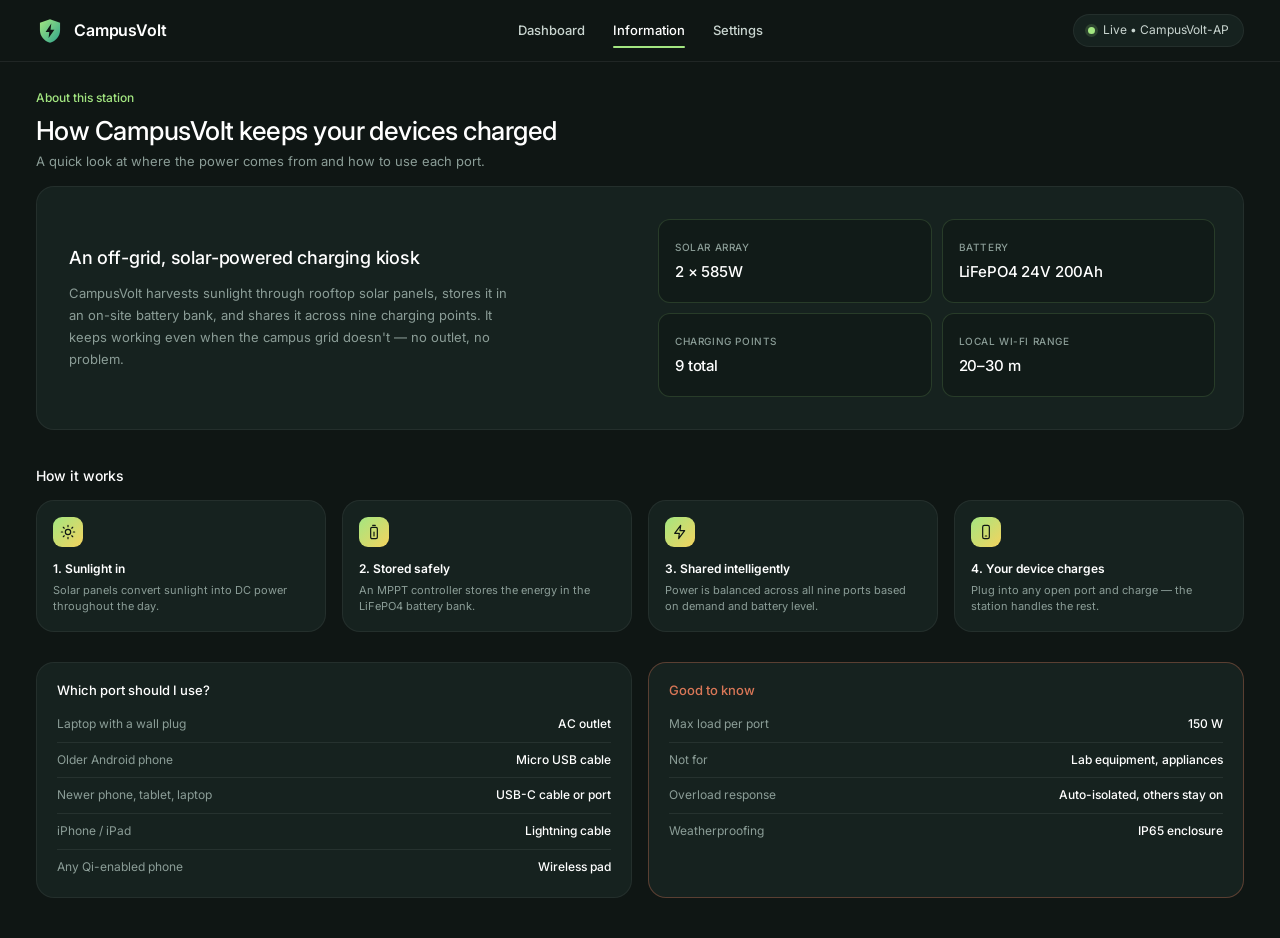
<file: html/campusvolt-information.html>
<!DOCTYPE html>
<html lang="en">
<head>
  <meta charset="UTF-8">
  <meta name="viewport" content="width=device-width, initial-scale=1">
  <title>CampusVolt • Information</title>

  <link rel="preconnect" href="https://fonts.googleapis.com">
  <link rel="preconnect" href="https://fonts.gstatic.com" crossorigin>
  <link href="https://fonts.googleapis.com/css2?family=Inter:wght@400;500;600;700&display=swap" rel="stylesheet">
  <link rel="stylesheet" href="../css/campusvolt-information.css">
  <style>
    
  </style>
</head>

<body>

  <!-- ================= NAVBAR ================= -->
  <header class="navbar">
    <div class="container navbar__inner">
      <a class="brand" href="#" aria-label="CampusVolt home">
        <svg class="brand__logo" viewBox="0 0 32 32" aria-hidden="true" focusable="false">
          <defs>
            <linearGradient id="logo-gradient" x1="0" y1="0" x2="1" y2="1">
              <stop offset="0" style="stop-color: var(--accent-green)"/>
              <stop offset="1" stop-color="#2fa58c"/>
            </linearGradient>
          </defs>
          <path d="M16 2.5 4.5 6.6v8.2c0 7.2 4.7 12.4 11.5 14.7 6.8-2.3 11.5-7.5 11.5-14.7V6.6L16 2.5z" fill="url(#logo-gradient)"/>
          <path d="M17.5 7.5 11 17h4.2l-.8 7L21 14.5h-4.4l.9-7z" fill="#0f1614"/>
        </svg>
        <span>CampusVolt</span>
      </a>

      <nav aria-label="Primary">
        <ul class="nav-links">
          <li><a href="../html/campusvolt-dashboard.html">Dashboard</a></li>
          <li><a href="../html/campusvolt-information.html" aria-current="page">Information</a></li>
          <li><a href="../html/campusvolt-settings.html">Settings</a></li>
        </ul>
      </nav>

      <div class="live-pill" id="connection-status" role="status">
        <span class="live-pill__dot" id="connection-dot" aria-hidden="true"></span>
        <span>Live • <span id="connection-name">CampusVolt-AP</span></span>
      </div>
    </div>
  </header>

  <main class="container">

    <!-- ================= PAGE HEADER ================= -->
    <section class="page-header">
      <p class="page-header__eyebrow">About this station</p>
      <h1 class="page-header__title">How CampusVolt keeps your devices charged</h1>
      <p class="page-header__subtitle">A quick look at where the power comes from and how to use each port.</p>
    </section>

    <!-- ================= HERO ================= -->
    <section class="card hero" aria-labelledby="hero-heading">
      <div class="hero__copy">
        <h2 class="hero__title" id="hero-heading">An off-grid, solar-powered charging kiosk</h2>
        <p class="hero__text">
          CampusVolt harvests sunlight through rooftop solar panels, stores it in an on-site battery bank, and shares it across nine charging points. It keeps working even when the campus grid doesn't — no outlet, no problem.
        </p>
      </div>

      <dl class="specs">
        <div class="spec">
          <dt>Solar array</dt>
          <dd id="spec-solar-array-value">2 × 585W</dd>
        </div>
        <div class="spec">
          <dt>Battery</dt>
          <dd id="spec-battery-value">LiFePO4 24V 200Ah</dd>
        </div>
        <div class="spec">
          <dt>Charging points</dt>
          <dd id="spec-charging-points-value">9 total</dd>
        </div>
        <div class="spec">
          <dt>Local Wi-Fi range</dt>
          <dd id="spec-wifi-range-value">20–30 m</dd>
        </div>
      </dl>
    </section>

    <!-- ================= HOW IT WORKS ================= -->
    <section class="how" aria-labelledby="how-heading">
      <h2 class="section-title" id="how-heading">How it works</h2>

      <ul class="steps">
        <li class="card step">
          <div class="step__icon">
            <!-- Sun -->
            <svg viewBox="0 0 24 24" aria-hidden="true" focusable="false">
              <circle cx="12" cy="12" r="4"/>
              <path d="M12 2v2M12 20v2M4.93 4.93l1.41 1.41M17.66 17.66l1.41 1.41M2 12h2M20 12h2M4.93 19.07l1.41-1.41M17.66 6.34l1.41-1.41"/>
            </svg>
          </div>
          <h3 class="step__title">1. Sunlight in</h3>
          <p class="step__text">Solar panels convert sunlight into DC power throughout the day.</p>
        </li>

        <li class="card step">
          <div class="step__icon">
            <!-- Battery -->
            <svg viewBox="0 0 24 24" aria-hidden="true" focusable="false">
              <rect x="7" y="5" width="10" height="17" rx="2"/>
              <path d="M10 2h4"/>
              <path d="M12 12v6"/>
            </svg>
          </div>
          <h3 class="step__title">2. Stored safely</h3>
          <p class="step__text">An MPPT controller stores the energy in the LiFePO4 battery bank.</p>
        </li>

        <li class="card step">
          <div class="step__icon">
            <!-- Lightning bolt -->
            <svg viewBox="0 0 24 24" aria-hidden="true" focusable="false">
              <path d="M13 2 4 14h7l-1 8 9-12h-7l1-8z"/>
            </svg>
          </div>
          <h3 class="step__title">3. Shared intelligently</h3>
          <p class="step__text">Power is balanced across all nine ports based on demand and battery level.</p>
        </li>

        <li class="card step">
          <div class="step__icon">
            <!-- Mobile phone -->
            <svg viewBox="0 0 24 24" aria-hidden="true" focusable="false">
              <rect x="7" y="2" width="10" height="20" rx="2.5"/>
              <path d="M11 18h2"/>
            </svg>
          </div>
          <h3 class="step__title">4. Your device charges</h3>
          <p class="step__text">Plug into any open port and charge — the station handles the rest.</p>
        </li>
      </ul>
    </section>

    <!-- ================= INFO TABLES ================= -->
    <section class="info" aria-label="Port guidance and station limits">

      <article class="card info-card">
        <h2 class="info-card__title">Which port should I use?</h2>
        <dl class="info-list">
          <div class="info-list__row">
            <dt>Laptop with a wall plug</dt>
            <dd>AC outlet</dd>
          </div>
          <div class="info-list__row">
            <dt>Older Android phone</dt>
            <dd>Micro USB cable</dd>
          </div>
          <div class="info-list__row">
            <dt>Newer phone, tablet, laptop</dt>
            <dd>USB-C cable or port</dd>
          </div>
          <div class="info-list__row">
            <dt>iPhone / iPad</dt>
            <dd>Lightning cable</dd>
          </div>
          <div class="info-list__row">
            <dt>Any Qi-enabled phone</dt>
            <dd>Wireless pad</dd>
          </div>
        </dl>
      </article>

      <article class="card info-card info-card--tip">
        <h2 class="info-card__title">Good to know</h2>
        <dl class="info-list">
          <div class="info-list__row">
            <dt>Max load per port</dt>
            <dd>150 W</dd>
          </div>
          <div class="info-list__row">
            <dt>Not for</dt>
            <dd>Lab equipment, appliances</dd>
          </div>
          <div class="info-list__row">
            <dt>Overload response</dt>
            <dd>Auto-isolated, others stay on</dd>
          </div>
          <div class="info-list__row">
            <dt>Weatherproofing</dt>
            <dd>IP65 enclosure</dd>
          </div>
        </dl>
      </article>

    </section>

  </main>

</body>
</html>
</file>
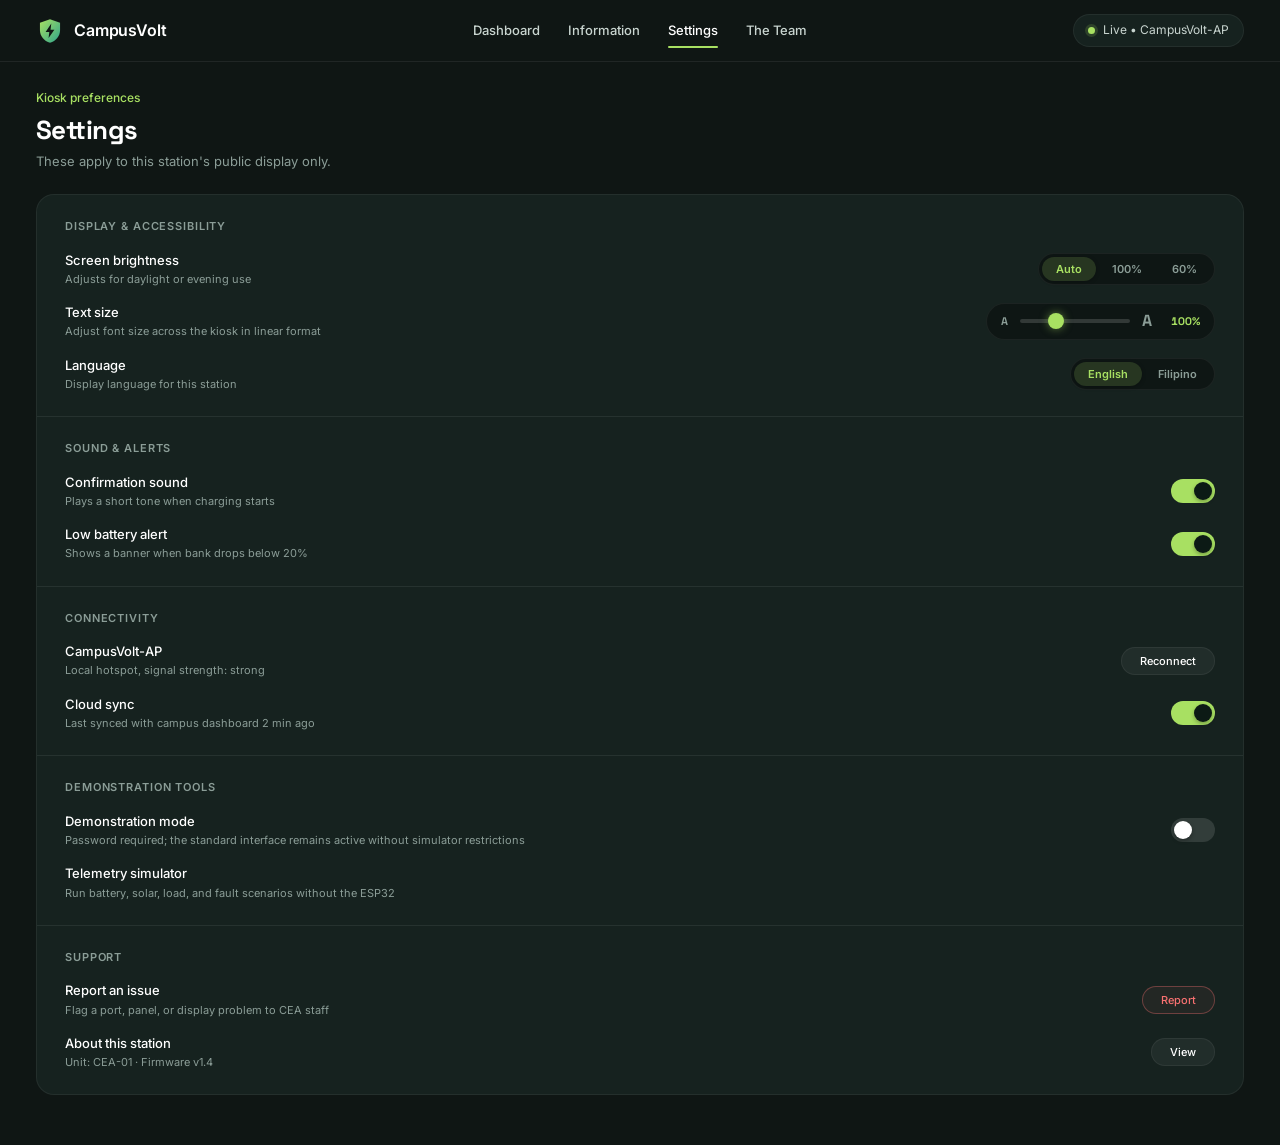
<file: html/settings.html>
<!DOCTYPE html>
<html lang="en">
<head>
  <meta charset="UTF-8">
  <meta name="viewport" content="width=device-width, initial-scale=1, viewport-fit=cover">
  <meta name="theme-color" content="#0f1614">
  <title>CampusVolt • Settings</title>

  <link rel="preconnect" href="https://fonts.googleapis.com">
  <link rel="preconnect" href="https://fonts.gstatic.com" crossorigin>
  <link href="https://fonts.googleapis.com/css2?family=Inter:wght@400;500;600;700&family=Space+Grotesk:wght@400;500;600;700&display=swap" rel="stylesheet">
  <link rel="stylesheet" href="../css/settings.css">
  <link rel="stylesheet" href="../css/mobile.css?v=5">
  <script type="module" src="../js/modules/kiosk-preferences.js?v=3"></script>
</head>

<body>

  <!-- ================= NAVBAR ================= -->
  <header class="navbar">
    <div class="container navbar__inner">
      <a class="brand" href="../html/dashboard.html" aria-label="CampusVolt home">
        <svg class="brand__logo" viewBox="0 0 32 32" aria-hidden="true" focusable="false">
          <defs>
            <linearGradient id="logo-gradient" x1="0" y1="0" x2="1" y2="1">
              <stop offset="0" stop-color="#a8e062"/>
              <stop offset="1" stop-color="#2fa58c"/>
            </linearGradient>
          </defs>
          <path d="M16 2.5 4.5 6.6v8.2c0 7.2 4.7 12.4 11.5 14.7 6.8-2.3 11.5-7.5 11.5-14.7V6.6L16 2.5z" fill="url(#logo-gradient)"/>
          <path d="M17.5 7.5 11 17h4.2l-.8 7L21 14.5h-4.4l.9-7z" fill="#0f1614"/>
        </svg>
        <span>CampusVolt</span>
      </a>

      <nav aria-label="Primary">
        <ul class="nav-links">
          <li><a href="../html/dashboard.html" data-i18n="nav_dashboard">Dashboard</a></li>
          <li><a href="../html/information.html" data-i18n="nav_information">Information</a></li>
          <li><a href="../html/settings.html" aria-current="page" data-i18n="nav_settings">Settings</a></li>
          <li><a href="../html/team.html" data-i18n="nav_team">The Team</a></li>
        </ul>
      </nav>

      <div class="live-pill" id="connection-status" role="status">
        <span class="live-pill__dot" id="connection-dot" aria-hidden="true"></span>
        <span data-i18n="nav_live">Live • CampusVolt-AP</span>
      </div>
    </div>
  </header>

  <main class="container">

    <!-- ================= PAGE HEADER (FIGMA 3. SETTINGS) ================= -->
    <section class="page-header">
      <p class="page-header__eyebrow" data-i18n="settings_eyebrow">Kiosk preferences</p>
      <h1 class="page-header__title" data-i18n="settings_title">Settings</h1>
      <p class="page-header__subtitle" data-i18n="settings_subtitle">These apply to this station's public display only.</p>
    </section>

    <!-- ================= SETTINGS CARD ================= -->
    <section class="settings-container">
      <div class="settings-card">

        <!-- Group 1: Display & accessibility -->
        <div class="settings-group">
          <h2 class="settings-group__title" data-i18n="group_display">Display & accessibility</h2>
          <div class="settings-rows">

            <!-- Row 1: Screen brightness -->
            <div class="settings-row">
              <div class="settings-row__info">
                <h3 class="settings-row__title" data-i18n="row_brightness">Screen brightness</h3>
                <p class="settings-row__desc" data-i18n="row_brightness_desc">Adjusts for daylight or evening use</p>
              </div>
              <div class="segmented-control" role="group" aria-label="Screen brightness setting">
                <button type="button" class="segment-btn segment-btn--active" data-group="brightness" data-val="auto">Auto</button>
                <button type="button" class="segment-btn" data-group="brightness" data-val="100">100%</button>
                <button type="button" class="segment-btn" data-group="brightness" data-val="60">60%</button>
              </div>
            </div>

            <!-- Row 2: Text size (Linear format) -->
            <div class="settings-row">
              <div class="settings-row__info">
                <h3 class="settings-row__title" data-i18n="font_size_title">Text size</h3>
                <p class="settings-row__desc" data-i18n="font_size_desc">Adjust font size across the kiosk in linear format</p>
              </div>
              <div class="linear-font-control" role="group" aria-label="Linear text size scale">
                <span class="font-scale-icon font-scale-icon--sm" aria-hidden="true">A</span>
                <input 
                  type="range" 
                  id="font-linear-slider" 
                  class="font-linear-slider" 
                  min="85" 
                  max="135" 
                  step="5" 
                  value="100" 
                  aria-label="Text scale percentage"
                >
                <span class="font-scale-icon font-scale-icon--lg" aria-hidden="true">A</span>
                <span class="font-scale-badge" id="font-scale-badge">100%</span>
              </div>
            </div>

            <!-- Row 3: Language -->
            <div class="settings-row">
              <div class="settings-row__info">
                <h3 class="settings-row__title" data-i18n="row_language">Language</h3>
                <p class="settings-row__desc" data-i18n="row_language_desc">Display language for this station</p>
              </div>
              <div class="segmented-control" id="language-control" role="group" aria-label="Station display language">
                <button type="button" class="segment-btn segment-btn--active" data-group="language" data-val="en">English</button>
                <button type="button" class="segment-btn" data-group="language" data-val="fil">Filipino</button>
              </div>
            </div>

          </div>
        </div>

        <!-- Group 2: Sound & alerts -->
        <div class="settings-group">
          <h2 class="settings-group__title" data-i18n="group_sound">Sound & alerts</h2>
          <div class="settings-rows">

            <!-- Row 1: Confirmation sound -->
            <div class="settings-row">
              <div class="settings-row__info">
                <h3 class="settings-row__title" data-i18n="row_sound">Confirmation sound</h3>
                <p class="settings-row__desc" data-i18n="row_sound_desc">Plays a short tone when charging starts</p>
              </div>
              <label class="toggle-switch">
                <input type="checkbox" id="toggle-sound" checked aria-label="Toggle confirmation sound">
                <span class="toggle-slider"></span>
              </label>
            </div>

            <!-- Row 2: Low battery alert -->
            <div class="settings-row">
              <div class="settings-row__info">
                <h3 class="settings-row__title" data-i18n="row_low_battery">Low battery alert</h3>
                <p class="settings-row__desc" data-i18n="row_low_battery_desc">Shows a banner when bank drops below 20%</p>
              </div>
              <label class="toggle-switch">
                <input type="checkbox" id="toggle-low-battery" checked aria-label="Toggle low battery alert">
                <span class="toggle-slider"></span>
              </label>
            </div>

          </div>
        </div>

        <!-- Group 3: Connectivity -->
        <div class="settings-group">
          <h2 class="settings-group__title" data-i18n="group_connectivity">Connectivity</h2>
          <div class="settings-rows">

            <!-- Row 1: CampusVolt-AP -->
            <div class="settings-row">
              <div class="settings-row__info">
                <h3 class="settings-row__title">CampusVolt-AP</h3>
                <p class="settings-row__desc" data-i18n="row_hotspot_desc">Local hotspot, signal strength: strong</p>
              </div>
              <button type="button" class="btn-action" id="btn-reconnect" data-i18n="btn_reconnect">Reconnect</button>
            </div>

            <!-- Row 2: Cloud sync -->
            <div class="settings-row">
              <div class="settings-row__info">
                <h3 class="settings-row__title" data-i18n="row_cloud_sync">Cloud sync</h3>
                <p class="settings-row__desc" data-i18n="row_cloud_sync_desc">Last synced with campus dashboard 2 min ago</p>
              </div>
              <label class="toggle-switch">
                <input type="checkbox" id="toggle-cloud-sync" checked aria-label="Toggle cloud sync">
                <span class="toggle-slider"></span>
              </label>
            </div>

          </div>
        </div>

        <!-- Group 4: Demonstration -->
        <div class="settings-group">
          <h2 class="settings-group__title">Demonstration tools</h2>
          <div class="settings-rows">
            <div class="settings-row">
              <div class="settings-row__info">
                <h3 class="settings-row__title">Demonstration mode</h3>
                <p class="settings-row__desc" id="demo-mode-description">Enables simulated telemetry, scenarios, and energy-policy restrictions</p>
              </div>
              <label class="toggle-switch">
                <input type="checkbox" id="toggle-demo-mode" aria-label="Toggle demonstration mode">
                <span class="toggle-slider"></span>
              </label>
            </div>
            <div class="settings-row">
              <div class="settings-row__info">
                <h3 class="settings-row__title">Telemetry simulator</h3>
                <p class="settings-row__desc">Run battery, solar, load, and fault scenarios without the ESP32</p>
              </div>
              <a class="btn-action" id="btn-open-simulator" href="../html/simulator.html">Open simulator</a>
            </div>
          </div>
        </div>

        <!-- Group 5: Support -->
        <div class="settings-group">
          <h2 class="settings-group__title" data-i18n="group_support">Support</h2>
          <div class="settings-rows">

            <!-- Row 1: Report an issue -->
            <div class="settings-row">
              <div class="settings-row__info">
                <h3 class="settings-row__title" data-i18n="row_report">Report an issue</h3>
                <p class="settings-row__desc" data-i18n="row_report_desc">Flag a port, panel, or display problem to CEA staff</p>
              </div>
              <button type="button" class="btn-action btn-action--danger" id="btn-report" data-i18n="btn_report">Report</button>
            </div>

            <!-- Row 2: About this station -->
            <div class="settings-row">
              <div class="settings-row__info">
                <h3 class="settings-row__title" data-i18n="row_about">About this station</h3>
                <p class="settings-row__desc" data-i18n="row_about_desc">Unit: CEA-01 · Firmware v1.4</p>
              </div>
              <button type="button" class="btn-action" id="btn-about" data-i18n="btn_view">View</button>
            </div>

          </div>
        </div>

      </div>
    </section>

  </main>

  <!-- Interactive Feedback Toast -->
  <div id="settings-toast" class="settings-toast" role="status" aria-live="polite"></div>

  <script type="module">
    import { kioskPreferences } from "../js/modules/kiosk-preferences.js?v=3";
    import { requestDemoAuthorization, revokeDemoAuthorization } from "../js/modules/demo-auth.js?v=1";
    import { i18n } from "../js/modules/i18n.js";

    const toast = document.getElementById("settings-toast");
    function showToast(msg) {
      toast.textContent = msg;
      toast.classList.add("settings-toast--visible");
      setTimeout(() => toast.classList.remove("settings-toast--visible"), 2600);
    }

    // 1. Initialize linear font slider from preferences
    const fontSlider = document.getElementById("font-linear-slider");
    const fontBadge = document.getElementById("font-scale-badge");
    const currentScale = kioskPreferences.fontScale || 100;
    if (fontSlider && fontBadge) {
      fontSlider.value = currentScale;
      fontBadge.textContent = `${currentScale}%`;
      fontSlider.addEventListener("input", (e) => {
        const val = e.target.value;
        fontBadge.textContent = `${val}%`;
        kioskPreferences.setFontScale(val);
      });
      fontSlider.addEventListener("change", (e) => {
        showToast(`Text scale set to ${e.target.value}%`);
      });
    }

    // 2. Initialize Language switcher
    const currentLang = kioskPreferences.getLanguage();
    document.querySelectorAll("[data-group='language']").forEach(btn => {
      btn.classList.toggle("segment-btn--active", btn.dataset.val === currentLang);
      btn.addEventListener("click", () => {
        const chosenLang = btn.dataset.val;
        kioskPreferences.setLanguage(chosenLang);
        document.querySelectorAll("[data-group='language']").forEach(b => b.classList.remove("segment-btn--active"));
        btn.classList.add("segment-btn--active");
        showToast(chosenLang === "fil" ? "Wika: Filipino naitala" : "Language: English selected");
      });
    });

    // 3. Brightness segmented control
    const currentBrightness = kioskPreferences.brightness || "auto";
    document.querySelectorAll("[data-group='brightness']").forEach(btn => {
      btn.classList.toggle("segment-btn--active", btn.dataset.val === currentBrightness);
      btn.addEventListener("click", () => {
        document.querySelectorAll("[data-group='brightness']").forEach(b => b.classList.remove("segment-btn--active"));
        btn.classList.add("segment-btn--active");
        kioskPreferences.setBrightness(btn.dataset.val);
        showToast(`Brightness mode: ${btn.textContent.trim()}`);
      });
    });

    // 4. Demonstration mode
    const demoDescription = document.getElementById("demo-mode-description");
    const demoToggle = document.getElementById("toggle-demo-mode");
    const simulatorLink = document.getElementById("btn-open-simulator");
    const updateDemoControls = () => {
      const enabled = kioskPreferences.isDemoModeEnabled();
      if (demoToggle) demoToggle.checked = enabled;
      if (demoDescription) {
        demoDescription.textContent = enabled
          ? "Simulated telemetry, scenarios, and energy-policy restrictions are enabled"
          : "Password required; the standard interface remains active without simulator restrictions";
      }
      if (simulatorLink) {
        simulatorLink.hidden = !enabled;
      }
    };

    demoToggle?.addEventListener("change", async () => {
      const requestedEnabled = demoToggle.checked;
      if (!requestedEnabled) {
        kioskPreferences.setDemoMode(false);
        revokeDemoAuthorization();
        updateDemoControls();
        showToast("Demonstration mode disabled");
        return;
      }

      demoToggle.disabled = true;
      const authorized = await requestDemoAuthorization();
      demoToggle.disabled = false;
      if (authorized) {
        kioskPreferences.setDemoMode(true);
        showToast("Demonstration mode enabled");
      } else {
        kioskPreferences.setDemoMode(false);
        showToast("Demonstration mode remains locked");
      }
      updateDemoControls();
    });
    kioskPreferences.addEventListener("demo-mode-changed", updateDemoControls);
    updateDemoControls();

    // 5. Action buttons
    document.getElementById("btn-reconnect")?.addEventListener("click", () => {
      showToast("Reconnected to CampusVolt-AP (Signal: -48dBm)");
    });

    document.getElementById("btn-report")?.addEventListener("click", () => {
      showToast("Issue report modal dispatched to CEA engineering staff.");
    });

    document.getElementById("btn-about")?.addEventListener("click", () => {
      showToast("CampusVolt Station 01 • Hardware Revision B • ESP32 IoT Engine");
    });
  </script>

</body>
</html>
</file>
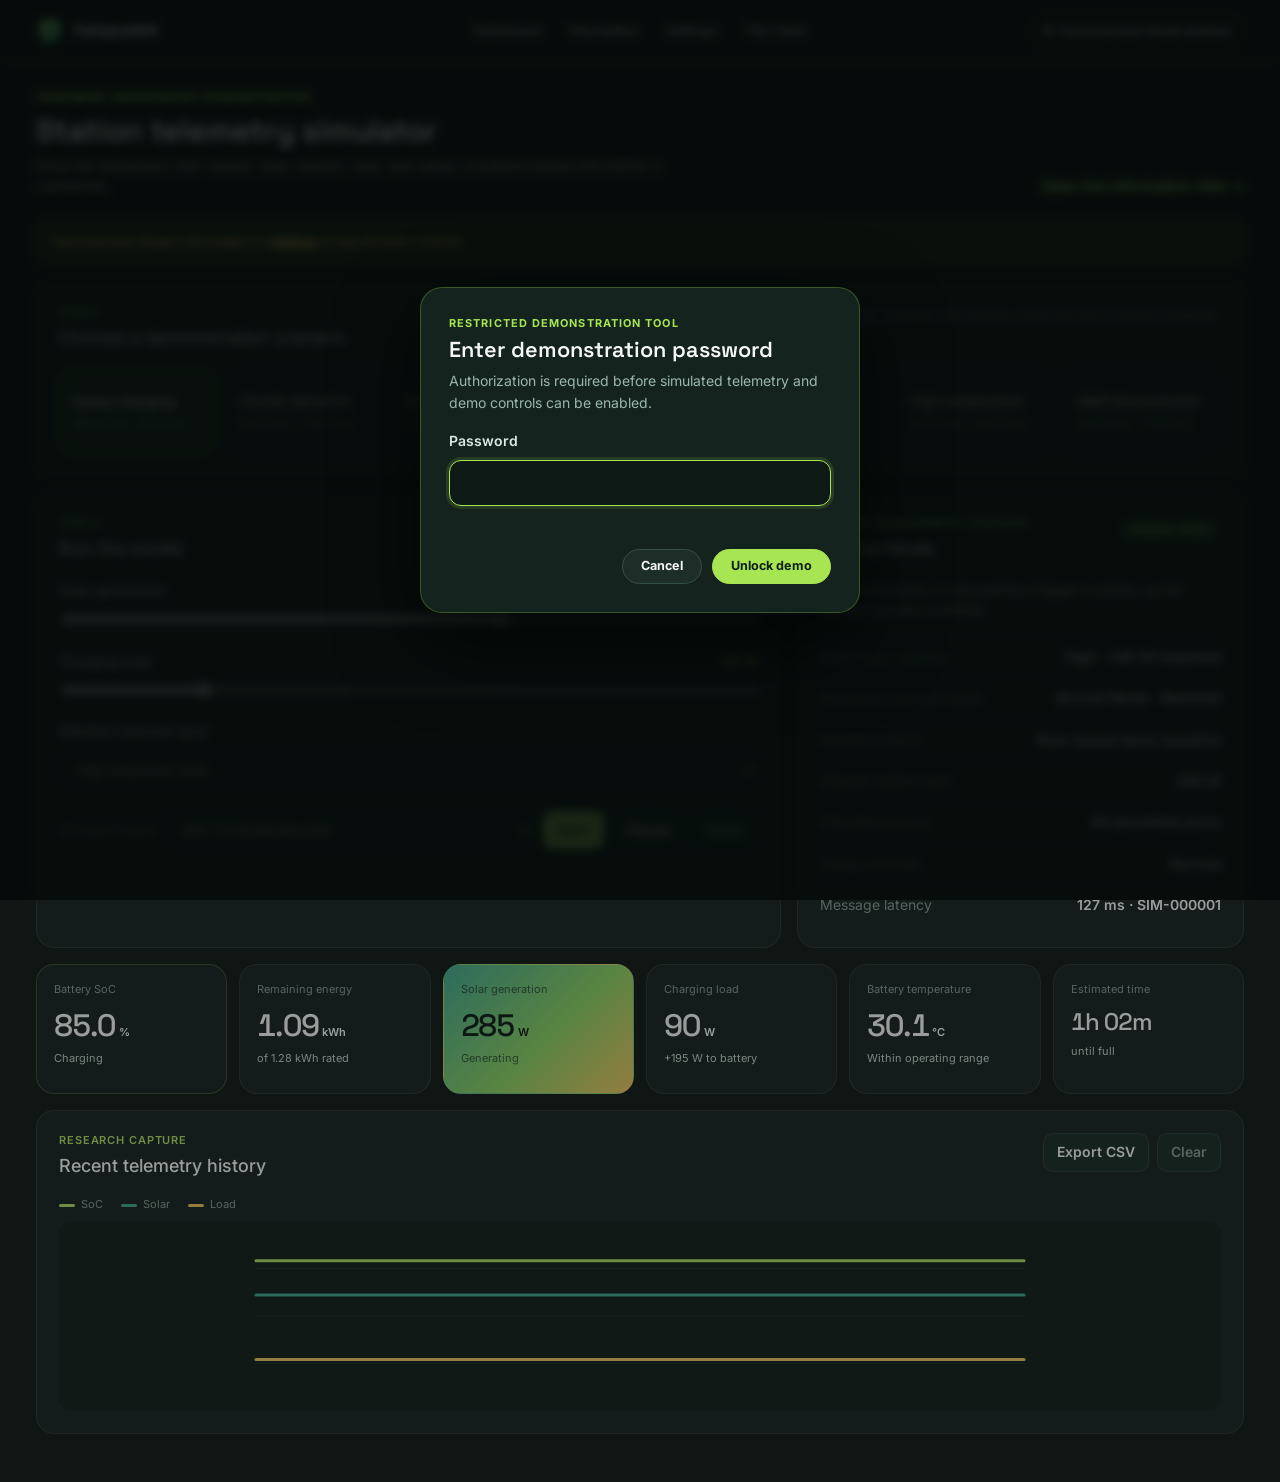
<file: html/simulator.html>
<!DOCTYPE html>
<html lang="en">

<head>
  <meta charset="UTF-8">
  <meta name="viewport" content="width=device-width, initial-scale=1, viewport-fit=cover">
  <meta name="theme-color" content="#0f1614">
  <title>CampusVolt • Telemetry Simulator</title>
  <link rel="preconnect" href="https://fonts.googleapis.com">
  <link rel="preconnect" href="https://fonts.gstatic.com" crossorigin>
  <link href="https://fonts.googleapis.com/css2?family=Inter:wght@400;500;600;700&family=Space+Grotesk:wght@400;500;600;700&display=swap" rel="stylesheet">
  <link rel="stylesheet" href="../css/simulator.css">
  <link rel="stylesheet" href="../css/mobile.css?v=5">
  <script type="module" src="../js/simulator-page.js?v=8"></script>
</head>

<body>
  <header class="navbar">
    <div class="container navbar__inner">
      <a class="brand" href="dashboard.html" aria-label="CampusVolt dashboard">
        <svg class="brand__logo" viewBox="0 0 32 32" aria-hidden="true">
          <defs>
            <linearGradient id="logo-gradient" x1="0" y1="0" x2="1" y2="1">
              <stop offset="0" stop-color="#b7e36a" />
              <stop offset="1" stop-color="#2fa58c" />
            </linearGradient>
          </defs>
          <path d="M16 2.5 4.5 6.6v8.2c0 7.2 4.7 12.4 11.5 14.7 6.8-2.3 11.5-7.5 11.5-14.7V6.6L16 2.5z" fill="url(#logo-gradient)" />
          <path d="M17.5 7.5 11 17h4.2l-.8 7L21 14.5h-4.4l.9-7z" fill="#0f1614" />
        </svg>
        <span>CampusVolt</span>
      </a>

      <nav aria-label="Primary">
        <ul class="nav-links">
          <li><a href="dashboard.html">Dashboard</a></li>
          <li><a href="information.html">Information</a></li>
          <li><a href="settings.html">Settings</a></li>
          <li><a href="team.html">The Team</a></li>
        </ul>
      </nav>

      <div class="mode-pill" role="status">
        <span class="mode-pill__dot" id="simulator-status-dot"></span>
        <span id="simulator-status">Simulation paused</span>
      </div>
    </div>
  </header>

  <main class="container simulator-layout">
    <section class="page-header">
      <div>
        <p class="eyebrow">Hardware-independent demonstration</p>
        <h1>Station telemetry simulator</h1>
        <p>Drive the dashboard with realistic solar, battery, load, and safety conditions before the ESP32 is connected.</p>
      </div>
      <a class="preview-link" href="information.html">Open live information view →</a>
    </section>

    <aside class="demo-disabled-notice" id="demo-disabled-notice" hidden>
      Demonstration Mode is off. Enable it in <a href="settings.html">Settings</a> to use simulator controls.
    </aside>

    <section class="panel" aria-labelledby="scenario-heading">
      <div class="panel__header">
        <div>
          <p class="eyebrow">Step 1</p>
          <h2 id="scenario-heading">Choose a demonstration scenario</h2>
        </div>
        <p class="panel__description" id="scenario-description">Select a condition to update the simulated station.</p>
      </div>
      <div class="scenario-grid" id="scenario-grid"></div>
    </section>

    <section class="control-grid">
      <article class="panel control-panel">
        <div class="panel__header">
          <div>
            <p class="eyebrow">Step 2</p>
            <h2>Run the model</h2>
          </div>
        </div>

        <div class="range-control">
          <div class="range-control__header">
            <label for="solar-input">Solar generation</label>
            <output id="solar-output" for="solar-input">285 W</output>
          </div>
          <input id="solar-input" type="range" min="0" max="450" step="5" value="285">
        </div>

        <div class="range-control">
          <div class="range-control__header">
            <label for="load-input">Charging load</label>
            <output id="load-output" for="load-input">90 W</output>
          </div>
          <input id="load-input" type="range" min="0" max="456" step="5" value="90">
        </div>

        <div class="range-control">
          <div class="range-control__header">
            <label for="forecast-select">Weather forecast input</label>
          </div>
          <select id="forecast-select" class="forecast-select">
            <option value="high">High expected solar</option>
            <option value="moderate">Moderate expected solar</option>
            <option value="low">Low expected solar</option>
            <option value="none">No expected solar</option>
            <option value="cached">Cached forecast fallback</option>
          </select>
        </div>

        <div class="run-controls">
          <label for="speed-select">Simulation speed</label>
          <select id="speed-select">
            <option value="1">1× real time</option>
            <option value="60" selected>60× (1 minute/second)</option>
            <option value="300">300× (5 minutes/second)</option>
          </select>
          <button class="button button--primary" id="start-simulation" type="button">Start</button>
          <button class="button" id="pause-simulation" type="button">Pause</button>
          <button class="button button--quiet" id="reset-simulation" type="button">Reset</button>
        </div>
      </article>

      <article class="panel decision-panel" aria-live="polite">
        <div class="panel__header">
          <div>
            <p class="eyebrow">Energy-management decision</p>
            <h2 id="policy-mode">Normal operation</h2>
          </div>
          <span class="policy-badge" id="policy-badge">Normal</span>
        </div>
        <p class="decision-panel__reason" id="policy-reason"></p>
        <dl class="decision-stats">
          <div><dt>ANN input: weather</dt><dd id="policy-weather">High</dd></div>
          <div><dt>Expected scenario mode</dt><dd id="policy-expected">Normal Mode</dd></div>
          <div><dt>Decision source</dt><dd id="policy-controller">Rule-based demo</dd></div>
          <div><dt>Allowed station load</dt><dd id="policy-limit">456 W</dd></div>
          <div><dt>Charging access</dt><dd id="policy-access">All ports</dd></div>
          <div><dt>Safety override</dt><dd id="policy-safety">Normal</dd></div>
          <div><dt>Message latency</dt><dd id="policy-latency">0 ms</dd></div>
        </dl>
      </article>
    </section>

    <section class="telemetry-grid" aria-label="Current simulated telemetry">
      <article class="metric-card metric-card--battery">
        <p class="metric-card__label">Battery SoC</p>
        <p class="metric-card__value"><span id="metric-soc">85</span><small>%</small></p>
        <p class="metric-card__meta" id="metric-battery-state">Charging</p>
      </article>
      <article class="metric-card">
        <p class="metric-card__label">Remaining energy</p>
        <p class="metric-card__value"><span id="metric-energy">1.09</span><small>kWh</small></p>
        <p class="metric-card__meta">of 1.28 kWh rated</p>
      </article>
      <article class="metric-card metric-card--solar">
        <p class="metric-card__label">Solar generation</p>
        <p class="metric-card__value"><span id="metric-solar">285</span><small>W</small></p>
        <p class="metric-card__meta" id="metric-solar-state">Generating</p>
      </article>
      <article class="metric-card">
        <p class="metric-card__label">Charging load</p>
        <p class="metric-card__value"><span id="metric-load">90</span><small>W</small></p>
        <p class="metric-card__meta" id="metric-net-power">+195 W to battery</p>
      </article>
      <article class="metric-card">
        <p class="metric-card__label">Battery temperature</p>
        <p class="metric-card__value"><span id="metric-temperature">30</span><small>°C</small></p>
        <p class="metric-card__meta" id="metric-temperature-state">Normal</p>
      </article>
      <article class="metric-card">
        <p class="metric-card__label">Estimated time</p>
        <p class="metric-card__value metric-card__value--compact" id="metric-estimate">1h 06m</p>
        <p class="metric-card__meta" id="metric-estimate-label">until full</p>
      </article>
    </section>

    <section class="panel history-panel">
      <div class="panel__header">
        <div>
          <p class="eyebrow">Research capture</p>
          <h2>Recent telemetry history</h2>
        </div>
        <div class="history-actions">
          <button class="button" id="export-history" type="button">Export CSV</button>
          <button class="button button--quiet" id="clear-history" type="button">Clear</button>
        </div>
      </div>
      <div class="chart-legend" aria-hidden="true">
        <span><i class="legend-soc"></i>SoC</span>
        <span><i class="legend-solar"></i>Solar</span>
        <span><i class="legend-load"></i>Load</span>
      </div>
      <svg class="history-chart" id="history-chart" viewBox="0 0 800 190" role="img" aria-label="Recent state of charge, solar power, and charging load history"></svg>
      <p class="empty-history" id="empty-history">Start the simulation to collect telemetry points.</p>
    </section>
  </main>
</body>

</html>
</file>
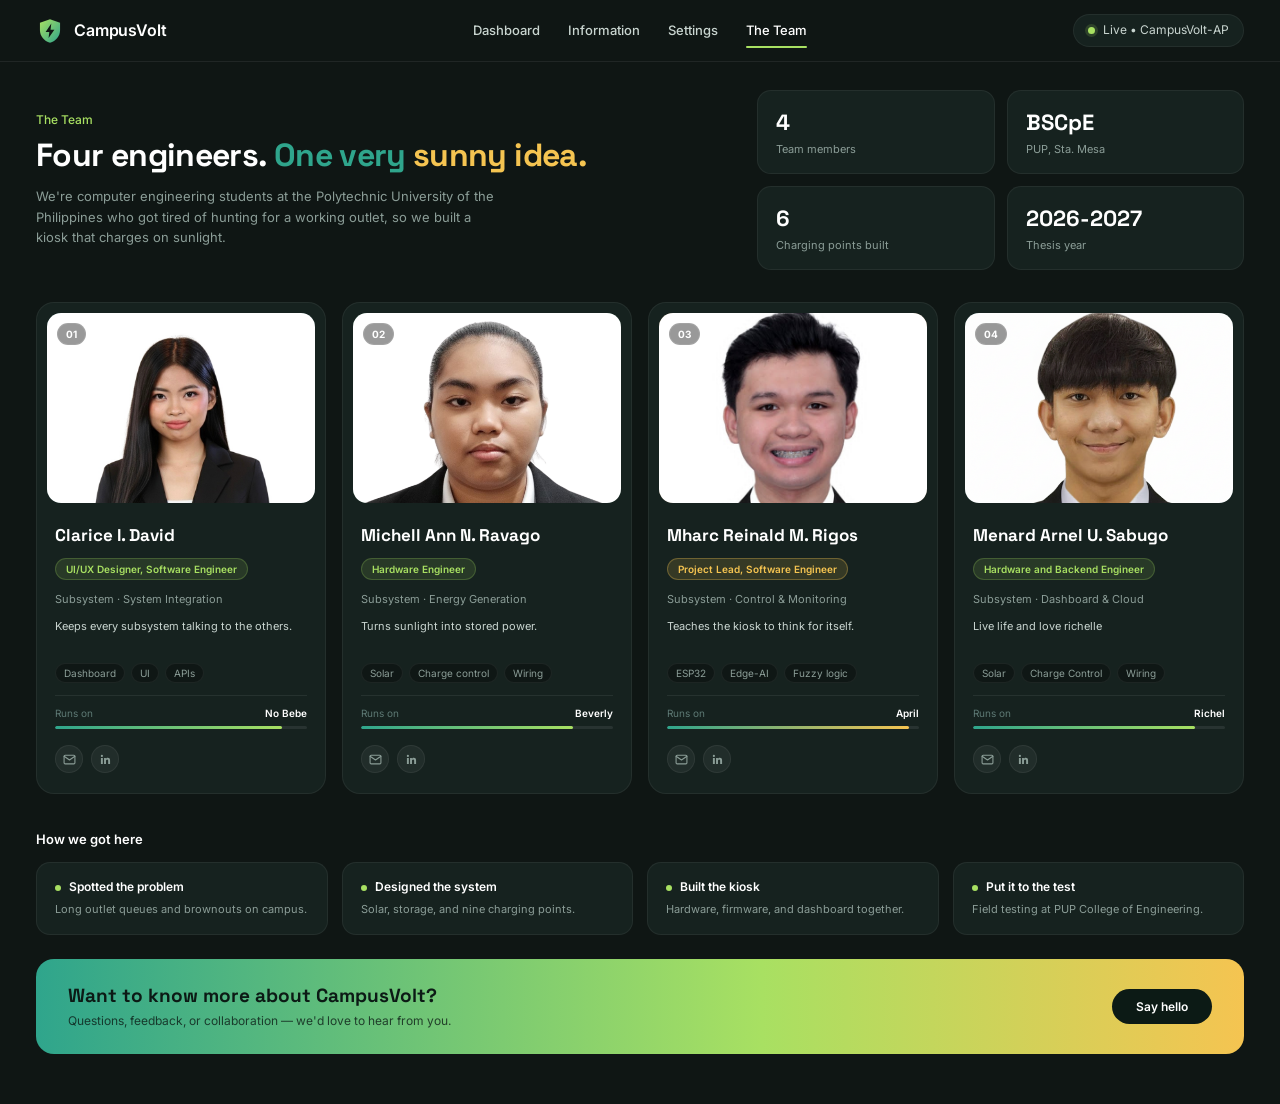
<file: html/team.html>
<!DOCTYPE html>
<html lang="en">

<head>
  <meta charset="UTF-8">
  <meta name="viewport" content="width=device-width, initial-scale=1, viewport-fit=cover">
  <meta name="theme-color" content="#0f1614">
  <title>CampusVolt • The Team</title>

  <!-- Google Fonts: Inter & Space Grotesk -->
  <link rel="preconnect" href="https://fonts.googleapis.com">
  <link rel="preconnect" href="https://fonts.gstatic.com" crossorigin>
  <link
    href="https://fonts.googleapis.com/css2?family=Inter:wght@400;500;600;700&family=Space+Grotesk:wght@500;600;700&display=swap"
    rel="stylesheet">

  <!-- Custom Stylesheet -->
  <link rel="stylesheet" href="../css/team.css?v=5">
  <link rel="stylesheet" href="../css/mobile.css?v=5">
  <script type="module" src="../js/modules/kiosk-preferences.js?v=3"></script>
  <script type="module" src="../js/team-contact.js?v=1"></script>
  <script type="module" src="../js/team-cv.js?v=4"></script>
</head>

<body>

  <!-- ================= NAVBAR ================= -->
  <header class="navbar">
    <div class="container navbar__inner">
      <a class="brand" href="../html/dashboard.html" aria-label="CampusVolt Home">
        <svg class="brand__logo" viewBox="0 0 32 32" aria-hidden="true" focusable="false">
          <defs>
            <linearGradient id="logo-gradient" x1="0" y1="0" x2="1" y2="1">
              <stop offset="0" stop-color="#a8e062" />
              <stop offset="1" stop-color="#2fa58c" />
            </linearGradient>
          </defs>
          <path d="M16 2.5 4.5 6.6v8.2c0 7.2 4.7 12.4 11.5 14.7 6.8-2.3 11.5-7.5 11.5-14.7V6.6L16 2.5z"
            fill="url(#logo-gradient)" />
          <path d="M17.5 7.5 11 17h4.2l-.8 7L21 14.5h-4.4l.9-7z" fill="#0f1614" />
        </svg>
        <span>CampusVolt</span>
      </a>

      <nav aria-label="Primary Navigation">
        <ul class="nav-links">
          <li><a href="../html/dashboard.html" data-i18n="nav_dashboard">Dashboard</a></li>
          <li><a href="../html/information.html" data-i18n="nav_information">Information</a></li>
          <li><a href="../html/settings.html" data-i18n="nav_settings">Settings</a></li>
          <li><a href="../html/team.html" aria-current="page" data-i18n="nav_team">The Team</a></li>
        </ul>
      </nav>

      <div class="live-pill" id="connection-status" role="status">
        <span class="live-pill__dot" id="connection-dot" aria-hidden="true"></span>
        <span data-i18n="nav_live">Live • <span id="connection-name">CampusVolt-AP</span></span>
      </div>
    </div>
  </header>

  <main class="container">

    <!-- ================= PAGE HEADER (FIGMA 4. THE TEAM) ================= -->
    <section class="team-header-section" aria-label="About the Team">
      <div class="team-header__content">
        <p class="team-header__eyebrow" data-i18n="team_eyebrow">The Team</p>
        <h1 class="team-header__title">
          <span data-i18n="team_title_main">Four engineers.</span> <span class="text-teal"
            data-i18n="team_title_teal">One very</span> <span class="text-amber" data-i18n="team_title_amber">sunny
            idea.</span>
        </h1>
        <p class="team-header__subtitle" data-i18n="team_subtitle">
          We're computer engineering students at the Polytechnic University of the Philippines who got tired of hunting
          for a working outlet, so we built a kiosk that charges on sunlight.
        </p>
      </div>

      <!-- 2x2 Stats Grid -->
      <div class="team-stats-grid" aria-label="Project Statistics">
        <div class="stat-box">
          <div class="stat-box__val">4</div>
          <div class="stat-box__label" data-i18n="stat_members">Team members</div>
        </div>
        <div class="stat-box">
          <div class="stat-box__val">BSCpE</div>
          <div class="stat-box__label" data-i18n="stat_school">PUP, Sta. Mesa</div>
        </div>
        <div class="stat-box">
          <div class="stat-box__val">6</div>
          <div class="stat-box__label" data-i18n="stat_ports">Charging points built</div>
        </div>
        <div class="stat-box">
          <div class="stat-box__val">2026-2027</div>
          <div class="stat-box__label" data-i18n="stat_thesis">Thesis year</div>
        </div>
      </div>
    </section>

    <!-- ================= TEAM MEMBERS GRID ================= -->
    <section class="team-cards-grid" aria-label="CampusVolt Authors">

      <!-- Member 1: Clarice I. David -->
      <article class="member-card" data-cv-member="clarice" tabindex="0" aria-haspopup="dialog"
        aria-label="View CV of Clarice I. David">
        <div class="member-card__portrait">
          <span class="member-card__badge-num">01</span>
          <img src="../images/team/David.PNG" alt="Clarice I. David" class="member-card__img" loading="lazy">
        </div>
        <div class="member-card__body">
          <h2 class="member-card__name">Clarice I. David</h2>
          <span class="member-card__role-pill">UI/UX Designer, Software Engineer</span>
          <p class="member-card__subsystem">Subsystem · System Integration</p>
          <p class="member-card__desc">Keeps every subsystem talking to the others.</p>
          <div class="member-card__tags">
            <span class="member-tag">Dashboard</span>
            <span class="member-tag">UI</span>
            <span class="member-tag">APIs</span>
          </div>
          <div class="member-card__flavor">
            <div class="flavor-row">
              <span class="flavor-row__label">Runs on</span>
              <span class="flavor-row__val">No Bebe</span>
            </div>
            <div class="flavor-bar-track">
              <div class="flavor-bar-fill" style="width: 90%;"></div>
            </div>
          </div>
          <div class="member-card__socials">
            <a href="mailto:cluhrice@gmail.com" class="social-icon-btn" aria-label="Email Clarice I. David">
              <svg viewBox="0 0 24 24" fill="none" stroke="currentColor" stroke-width="2" stroke-linecap="round"
                stroke-linejoin="round" aria-hidden="true">
                <path d="M4 4h16c1.1 0 2 .9 2 2v12c0 1.1-.9 2-2 2H4c-1.1 0-2-.9-2-2V6c0-1.1.9-2 2-2z"></path>
                <polyline points="22,6 12,13 2,6"></polyline>
              </svg>
            </a>
            <a href="https://www.linkedin.com/in/clarice-david/" target="_blank" rel="noopener noreferrer"
              class="social-icon-btn" aria-label="LinkedIn profile of Clarice I. David">
              <svg viewBox="0 0 24 24" fill="currentColor" aria-hidden="true">
                <path
                  d="M20.45 20.45h-3.56v-5.57c0-1.33-.03-3.04-1.85-3.04-1.85 0-2.14 1.45-2.14 2.94v5.67H9.34V9h3.42v1.56h.05c.48-.9 1.64-1.85 3.37-1.85 3.6 0 4.27 2.37 4.27 5.46v6.28ZM5.32 7.43a2.06 2.06 0 1 1 0-4.12 2.06 2.06 0 0 1 0 4.12ZM7.1 20.45H3.54V9H7.1v11.45Z">
                </path>
              </svg>
            </a>
          </div>
        </div>
      </article>

      <!-- Member 2: Michell Ann N. Ravago -->
      <article class="member-card" data-cv-member="michell" tabindex="0" aria-haspopup="dialog"
        aria-label="View CV of Michell Ann N. Ravago">
        <div class="member-card__portrait">
          <span class="member-card__badge-num">02</span>
          <img src="../images/team/Ravago.png" alt="Michell Ann N. Ravago" class="member-card__img" loading="lazy">
        </div>
        <div class="member-card__body">
          <h2 class="member-card__name">Michell Ann N. Ravago</h2>
          <span class="member-card__role-pill">Hardware Engineer</span>
          <p class="member-card__subsystem">Subsystem · Energy Generation</p>
          <p class="member-card__desc">Turns sunlight into stored power.</p>
          <div class="member-card__tags">
            <span class="member-tag">Solar</span>
            <span class="member-tag">Charge control</span>
            <span class="member-tag">Wiring</span>
          </div>
          <div class="member-card__flavor">
            <div class="flavor-row">
              <span class="flavor-row__label">Runs on</span>
              <span class="flavor-row__val">Beverly</span>
            </div>
            <div class="flavor-bar-track">
              <div class="flavor-bar-fill" style="width: 84%;"></div>
            </div>
          </div>
          <div class="member-card__socials">
            <a href="mailto:ravagomichell@gmail.com" class="social-icon-btn" aria-label="Email Michell Ann N. Ravago">
              <svg viewBox="0 0 24 24" fill="none" stroke="currentColor" stroke-width="2" stroke-linecap="round"
                stroke-linejoin="round" aria-hidden="true">
                <path d="M4 4h16c1.1 0 2 .9 2 2v12c0 1.1-.9 2-2 2H4c-1.1 0-2-.9-2-2V6c0-1.1.9-2 2-2z"></path>
                <polyline points="22,6 12,13 2,6"></polyline>
              </svg>
            </a>
            <a href="https://www.linkedin.com/in/mchrvg/" target="_blank" rel="noopener noreferrer"
              class="social-icon-btn" aria-label="LinkedIn profile of Michell Ann N. Ravago">
              <svg viewBox="0 0 24 24" fill="currentColor" aria-hidden="true">
                <path
                  d="M20.45 20.45h-3.56v-5.57c0-1.33-.03-3.04-1.85-3.04-1.85 0-2.14 1.45-2.14 2.94v5.67H9.34V9h3.42v1.56h.05c.48-.9 1.64-1.85 3.37-1.85 3.6 0 4.27 2.37 4.27 5.46v6.28ZM5.32 7.43a2.06 2.06 0 1 1 0-4.12 2.06 2.06 0 0 1 0 4.12ZM7.1 20.45H3.54V9H7.1v11.45Z">
                </path>
              </svg>
            </a>
          </div>
        </div>
      </article>

      <!-- Member 3: Mharc Reinald M. Rigos -->
      <article class="member-card" data-cv-member="rei" tabindex="0" aria-haspopup="dialog"
        aria-label="View CV of Mharc Reinald M. Rigos">
        <div class="member-card__portrait">
          <span class="member-card__badge-num">03</span>
          <img src="../images/team/Rigos-1x1.jpg?v=20261021" alt="Mharc Reinald M. Rigos" class="member-card__img" loading="lazy">
        </div>
        <div class="member-card__body">
          <h2 class="member-card__name">Mharc Reinald M. Rigos</h2>
          <span class="member-card__role-pill member-card__role-pill--amber">Project Lead, Software Engineer</span>
          <p class="member-card__subsystem">Subsystem · Control & Monitoring</p>
          <p class="member-card__desc">Teaches the kiosk to think for itself.</p>
          <div class="member-card__tags">
            <span class="member-tag">ESP32</span>
            <span class="member-tag">Edge-AI</span>
            <span class="member-tag">Fuzzy logic</span>
          </div>
          <div class="member-card__flavor">
            <div class="flavor-row">
              <span class="flavor-row__label">Runs on</span>
              <span class="flavor-row__val">April</span>
            </div>
            <div class="flavor-bar-track">
              <div class="flavor-bar-fill" style="width: 96%;"></div>
            </div>
          </div>
          <div class="member-card__socials">
            <a href="mailto:mcrei1018@gmail.com" class="social-icon-btn" aria-label="Email Mharc Reinald M. Rigos">
              <svg viewBox="0 0 24 24" fill="none" stroke="currentColor" stroke-width="2" stroke-linecap="round"
                stroke-linejoin="round" aria-hidden="true">
                <path d="M4 4h16c1.1 0 2 .9 2 2v12c0 1.1-.9 2-2 2H4c-1.1 0-2-.9-2-2V6c0-1.1.9-2 2-2z"></path>
                <polyline points="22,6 12,13 2,6"></polyline>
              </svg>
            </a>
            <a href="https://www.linkedin.com/in/reirigos1018/" target="_blank" rel="noopener noreferrer"
              class="social-icon-btn" aria-label="LinkedIn profile of Mharc Reinald M. Rigos">
              <svg viewBox="0 0 24 24" fill="currentColor" aria-hidden="true">
                <path
                  d="M20.45 20.45h-3.56v-5.57c0-1.33-.03-3.04-1.85-3.04-1.85 0-2.14 1.45-2.14 2.94v5.67H9.34V9h3.42v1.56h.05c.48-.9 1.64-1.85 3.37-1.85 3.6 0 4.27 2.37 4.27 5.46v6.28ZM5.32 7.43a2.06 2.06 0 1 1 0-4.12 2.06 2.06 0 0 1 0 4.12ZM7.1 20.45H3.54V9H7.1v11.45Z">
                </path>
              </svg>
            </a>
          </div>
        </div>
      </article>

      <!-- Member 4: Menard Arnel U. Sabugo -->
      <article class="member-card" data-cv-member="menard" tabindex="0" aria-haspopup="dialog"
        aria-label="View CV of Menard Arnel U. Sabugo">
        <div class="member-card__portrait">
          <span class="member-card__badge-num">04</span>
          <img src="../images/team/Sabugo.png" alt="Menard Arnel U. Sabugo" class="member-card__img" loading="lazy">
        </div>
        <div class="member-card__body">
          <h2 class="member-card__name">Menard Arnel U. Sabugo</h2>
          <span class="member-card__role-pill">Hardware and Backend Engineer</span>
          <p class="member-card__subsystem">Subsystem · Dashboard & Cloud</p>
          <p class="member-card__desc">Live life and love richelle</p>
          <div class="member-card__tags">
            <span class="member-tag">Solar</span>
            <span class="member-tag">Charge Control</span>
            <span class="member-tag">Wiring</span>
          </div>
          <div class="member-card__flavor">
            <div class="flavor-row">
              <span class="flavor-row__label">Runs on</span>
              <span class="flavor-row__val">Richel</span>
            </div>
            <div class="flavor-bar-track">
              <div class="flavor-bar-fill" style="width: 88%;"></div>
            </div>
          </div>
          <div class="member-card__socials">
            <a href="mailto:menardsabugo@gmail.com" class="social-icon-btn" aria-label="Email Menard Arnel U. Sabugo">
              <svg viewBox="0 0 24 24" fill="none" stroke="currentColor" stroke-width="2" stroke-linecap="round"
                stroke-linejoin="round" aria-hidden="true">
                <path d="M4 4h16c1.1 0 2 .9 2 2v12c0 1.1-.9 2-2 2H4c-1.1 0-2-.9-2-2V6c0-1.1.9-2 2-2z"></path>
                <polyline points="22,6 12,13 2,6"></polyline>
              </svg>
            </a>
            <a href="https://www.linkedin.com/in/menardsabugo-q" target="_blank" rel="noopener noreferrer"
              class="social-icon-btn" aria-label="LinkedIn profile of Menard Arnel U. Sabugo">
              <svg viewBox="0 0 24 24" fill="currentColor" aria-hidden="true">
                <path
                  d="M20.45 20.45h-3.56v-5.57c0-1.33-.03-3.04-1.85-3.04-1.85 0-2.14 1.45-2.14 2.94v5.67H9.34V9h3.42v1.56h.05c.48-.9 1.64-1.85 3.37-1.85 3.6 0 4.27 2.37 4.27 5.46v6.28ZM5.32 7.43a2.06 2.06 0 1 1 0-4.12 2.06 2.06 0 0 1 0 4.12ZM7.1 20.45H3.54V9H7.1v11.45Z">
                </path>
              </svg>
            </a>
          </div>
        </div>
      </article>

    </section>

    <!-- ================= MILESTONES (HOW WE GOT HERE) ================= -->
    <section class="milestones-section" aria-label="Project Milestones">
      <h2 class="milestones-title" data-i18n="team_how_title">How we got here</h2>
      <div class="milestones-grid">
        <div class="milestone-card">
          <div class="milestone-card__header">
            <span class="milestone-dot" aria-hidden="true"></span>
            <h3 class="milestone-card__title" data-i18n="ms_problem_title">Spotted the problem</h3>
          </div>
          <p class="milestone-card__desc" data-i18n="ms_problem_desc">Long outlet queues and brownouts on campus.</p>
        </div>

        <div class="milestone-card">
          <div class="milestone-card__header">
            <span class="milestone-dot" aria-hidden="true"></span>
            <h3 class="milestone-card__title" data-i18n="ms_design_title">Designed the system</h3>
          </div>
          <p class="milestone-card__desc" data-i18n="ms_design_desc">Solar, storage, and nine charging points.</p>
        </div>

        <div class="milestone-card">
          <div class="milestone-card__header">
            <span class="milestone-dot" aria-hidden="true"></span>
            <h3 class="milestone-card__title" data-i18n="ms_built_title">Built the kiosk</h3>
          </div>
          <p class="milestone-card__desc" data-i18n="ms_built_desc">Hardware, firmware, and dashboard together.</p>
        </div>

        <div class="milestone-card">
          <div class="milestone-card__header">
            <span class="milestone-dot" aria-hidden="true"></span>
            <h3 class="milestone-card__title" data-i18n="ms_test_title">Put it to the test</h3>
          </div>
          <p class="milestone-card__desc" data-i18n="ms_test_desc">Field testing at PUP College of Engineering.</p>
        </div>
      </div>
    </section>

    <!-- ================= CTA BANNER ================= -->
    <section class="team-cta-banner" aria-label="Get in touch">
      <div class="team-cta__content">
        <h2 class="team-cta__title" data-i18n="cta_title">Want to know more about CampusVolt?</h2>
        <p class="team-cta__subtitle" data-i18n="cta_subtitle">Questions, feedback, or collaboration — we'd love to hear
          from you.</p>
      </div>
      <button type="button" class="team-cta__btn" id="btn-say-hello" data-i18n="cta_btn">Say hello</button>
    </section>

  </main>

  <dialog class="cv-modal" id="cv-modal" aria-labelledby="cv-modal-name">
    <div class="cv-modal__surface">
      <button class="cv-modal__close" id="cv-modal-close" type="button" aria-label="Close CV">
        <svg viewBox="0 0 24 24" aria-hidden="true">
          <path d="M6 6l12 12M18 6 6 18"></path>
        </svg>
      </button>
      <div id="cv-modal-content"></div>
    </div>
  </dialog>

  <dialog class="contact-modal" id="contact-modal" aria-labelledby="contact-modal-title">
    <div class="contact-modal__surface">
      <div class="contact-modal__header">
        <div>
          <p class="contact-modal__eyebrow">Get in touch</p>
          <h2 id="contact-modal-title">Send CampusVolt a message</h2>
          <p>Tell us what you have in mind and we’ll prepare an email to our team.</p>
        </div>
        <button class="contact-modal__close" id="contact-modal-close" type="button" aria-label="Close contact form">
          <svg viewBox="0 0 24 24" aria-hidden="true">
            <path d="M6 6l12 12M18 6 6 18"></path>
          </svg>
        </button>
      </div>

      <form class="contact-form" id="contact-form">
        <div class="contact-form__row">
          <label class="contact-field">
            <span>Your name</span>
            <input type="text" name="name" autocomplete="name" required placeholder="Juan Dela Cruz">
          </label>
          <label class="contact-field">
            <span>Your email</span>
            <input type="email" name="email" autocomplete="email" required placeholder="juan@example.com">
          </label>
        </div>

        <label class="contact-field">
          <span>Subject</span>
          <input type="text" name="subject" required placeholder="CampusVolt inquiry">
        </label>

        <label class="contact-field">
          <span>Message</span>
          <textarea name="message" rows="6" required placeholder="Write your message here..."></textarea>
        </label>

        <div class="contact-form__footer">
          <p>This opens your email app and sends to <strong>campusvolts@gmail.com</strong>.</p>
          <button class="contact-form__submit" type="submit">Continue to email</button>
        </div>
      </form>
    </div>
  </dialog>

</body>

</html>
</file>
<file: css/campusvolt-information.css>
/* ==========================================================
       1. Tokens
       The first group is the global set from the main dashboard.
       The second group is only used by this page.
       ========================================================== */
    :root {
      /* Global (from the dashboard) */
      --bg-dark: #0f1614;
      --card-bg: #16221f;
      --text-main: #ffffff;
      --text-muted: #8b9d97;
      --accent-green: #a3e681;

      /* Shared helpers */
      --text-soft: #c9d5d0;
      --card-border: rgba(255, 255, 255, 0.06);
      --divider: rgba(255, 255, 255, 0.07);
      --radius: 18px;
      --radius-sm: 12px;
      --radius-pill: 999px;
      --gap: 16px;
      --page-pad: 36px;
      --font: "Inter", "Roboto", system-ui, -apple-system, "Segoe UI", sans-serif;

      /* Information page only */
      --spec-bg: #111b18;
      --spec-border: rgba(163, 230, 129, 0.16);
      --icon-gradient: linear-gradient(135deg, var(--accent-green) 0%, #f4d35e 100%);
      --amber: #d97757;
      --amber-border: rgba(217, 119, 87, 0.35);
    }

    /* ==========================================================
       2. Reset & base
       ========================================================== */
    *,
    *::before,
    *::after {
      box-sizing: border-box;
    }

    html {
      -webkit-text-size-adjust: 100%;
    }

    body {
      margin: 0;
      background: var(--bg-dark);
      color: var(--text-main);
      font-family: var(--font);
      font-size: 14px;
      line-height: 1.4;
      -webkit-font-smoothing: antialiased;
      -moz-osx-font-smoothing: grayscale;
    }

    h1, h2, h3, p, ul, dl, dd {
      margin: 0;
      padding: 0;
    }

    ul {
      list-style: none;
    }

    a {
      color: inherit;
      text-decoration: none;
    }

    a:focus-visible {
      outline: 2px solid var(--accent-green);
      outline-offset: 4px;
      border-radius: 4px;
    }

    .container {
      width: 100%;
      margin-inline: auto;
      padding-inline: var(--page-pad);
    }

    .card {
      background: var(--card-bg);
      border: 1px solid var(--card-border);
      border-radius: var(--radius);
    }

    /* ==========================================================
       3. Navbar (shared with the Dashboard, active link differs)
       ========================================================== */
    .navbar {
      border-bottom: 1px solid var(--divider);
    }

    .navbar__inner {
      display: grid;
      grid-template-columns: 1fr auto 1fr;
      align-items: center;
      min-height: 61px;
      gap: 16px;
    }

    .brand {
      justify-self: start;
      display: inline-flex;
      align-items: center;
      gap: 10px;
      font-size: 16px;
      font-weight: 600;
      letter-spacing: -0.01em;
    }

    .brand__logo {
      width: 28px;
      height: 28px;
      flex-shrink: 0;
    }

    .nav-links {
      display: flex;
      align-items: center;
      gap: 28px;
    }

    .nav-links a {
      position: relative;
      display: inline-block;
      padding: 4px 0;
      font-size: 13px;
      font-weight: 500;
      color: var(--text-soft);
      transition: color 0.15s ease;
    }

    .nav-links a:hover,
    .nav-links a[aria-current="page"] {
      color: var(--text-main);
    }

    .nav-links a[aria-current="page"]::after {
      content: "";
      position: absolute;
      left: 0;
      right: 0;
      bottom: -4px;
      height: 2px;
      border-radius: 2px;
      background: var(--accent-green);
    }

    .live-pill {
      justify-self: end;
      display: inline-flex;
      align-items: center;
      gap: 8px;
      padding: 7px 14px;
      border: 1px solid var(--card-border);
      border-radius: var(--radius-pill);
      background: var(--card-bg);
      font-size: 12px;
      color: var(--text-soft);
      white-space: nowrap;
    }

    .live-pill__dot {
      width: 7px;
      height: 7px;
      border-radius: 50%;
      background: var(--accent-green);
      box-shadow: 0 0 0 3px rgba(163, 230, 129, 0.16);
    }

    /* ==========================================================
       4. Page header
       ========================================================== */
    .page-header {
      padding-top: 28px;
    }

    .page-header__eyebrow {
      font-size: 12px;
      font-weight: 500;
      color: var(--accent-green);
    }

    .page-header__title {
      margin-top: 8px;
      font-size: 26px;
      font-weight: 500;
      line-height: 1.2;
      letter-spacing: -0.02em;
    }

    .page-header__subtitle {
      margin-top: 6px;
      font-size: 13px;
      color: var(--text-muted);
    }

    /* ==========================================================
       5. Hero
       ========================================================== */
    .hero {
      display: grid;
      grid-template-columns: 1fr 1fr;
      align-items: center;
      gap: 36px;
      margin-top: 16px;
      padding: 32px 28px;
    }

    .hero__copy {
      padding-inline: 4px;
    }

    .hero__title {
      font-size: 18px;
      font-weight: 500;
      line-height: 1.3;
      letter-spacing: -0.01em;
    }

    .hero__text {
      max-width: 56ch;
      margin-top: 12px;
      font-size: 13px;
      line-height: 1.7;
      color: var(--text-muted);
    }

    .specs {
      display: grid;
      grid-template-columns: repeat(2, 1fr);
      gap: 10px;
    }

    .spec {
      display: flex;
      flex-direction: column;
      justify-content: center;
      gap: 8px;
      min-height: 84px;
      padding: 14px 16px;
      background: var(--spec-bg);
      border: 1px solid var(--spec-border);
      border-radius: var(--radius-sm);
    }

    .spec dt {
      font-size: 10px;
      font-weight: 500;
      letter-spacing: 0.06em;
      text-transform: uppercase;
      color: var(--text-muted);
    }

    .spec dd {
      font-size: 15px;
      font-weight: 500;
      line-height: 1.3;
      letter-spacing: -0.01em;
      color: var(--text-main);
    }

    /* ==========================================================
       6. How it works
       ========================================================== */
    .how {
      margin-top: 36px;
    }

    .section-title {
      font-size: 14px;
      font-weight: 500;
    }

    .steps {
      display: grid;
      grid-template-columns: repeat(4, 1fr);
      gap: var(--gap);
      margin-top: 14px;
    }

    .step {
      padding: 16px;
    }

    .step__icon {
      display: grid;
      place-items: center;
      width: 30px;
      height: 30px;
      border-radius: 9px;
      background: var(--icon-gradient);
      color: var(--bg-dark);
    }

    .step__icon svg {
      width: 16px;
      height: 16px;
      fill: none;
      stroke: currentColor;
      stroke-width: 1.8;
      stroke-linecap: round;
      stroke-linejoin: round;
    }

    .step__title {
      margin-top: 14px;
      font-size: 12px;
      font-weight: 600;
    }

    .step__text {
      margin-top: 4px;
      font-size: 11px;
      line-height: 1.5;
      color: var(--text-muted);
    }

    /* ==========================================================
       7. Info tables
       ========================================================== */
    .info {
      display: grid;
      grid-template-columns: repeat(2, 1fr);
      gap: var(--gap);
      margin-top: 30px;
      padding-bottom: 40px;
    }

    .info-card {
      padding: 18px 20px 12px;
    }

    .info-card--tip {
      border-color: var(--amber-border);
    }

    .info-card__title {
      font-size: 13px;
      font-weight: 500;
    }

    .info-card--tip .info-card__title {
      color: var(--amber);
    }

    .info-list {
      margin-top: 8px;
    }

    .info-list__row {
      display: flex;
      align-items: baseline;
      justify-content: space-between;
      gap: 16px;
      padding: 9px 0;
      font-size: 12px;
    }

    .info-list__row + .info-list__row {
      border-top: 1px solid var(--divider);
    }

    .info-list__row dt {
      color: var(--text-muted);
    }

    .info-list__row dd {
      font-weight: 500;
      text-align: right;
      color: var(--text-main);
    }

    /* ==========================================================
       8. Responsive
       ========================================================== */
    @media (max-width: 1100px) {
      .steps {
        grid-template-columns: repeat(2, 1fr);
      }
    }

    @media (max-width: 900px) {
      .hero {
        grid-template-columns: 1fr;
        gap: 24px;
        padding: 24px;
      }

      .hero__text {
        max-width: none;
      }

      .info {
        grid-template-columns: 1fr;
      }
    }

    @media (max-width: 720px) {
      :root {
        --page-pad: 20px;
      }

      .navbar__inner {
        grid-template-columns: 1fr auto;
        grid-template-areas:
          "brand live"
          "links links";
        row-gap: 10px;
        padding-block: 12px;
      }

      .brand { grid-area: brand; }
      .live-pill { grid-area: live; }
      .nav-links { grid-area: links; gap: 22px; }

      .page-header__title {
        font-size: 22px;
      }
    }

    @media (max-width: 560px) {
      .steps {
        grid-template-columns: 1fr;
      }
    }

    @media (max-width: 460px) {
      .specs {
        grid-template-columns: 1fr;
      }
    }

    @media (prefers-reduced-motion: reduce) {
      .nav-links a {
        transition: none;
      }
    }
</file>
<file: css/settings.css>
/* ==========================================================
   CampusVolt - Settings Page Styles (Figma UI/UX)
   ========================================================== */

:root {
  --cv-bg: #0f1614;
  --cv-card-bg: #16221f;
  --cv-card-inner: #0f1c19;
  --cv-card-border: rgba(255, 255, 255, 0.06);
  --cv-divider: rgba(255, 255, 255, 0.07);
  --cv-text-light: #ffffff;
  --cv-text-muted: #8b9d97;
  --cv-text-dim: #5e7a75;
  --cv-green-accent: #a8e062;
  --cv-green-rgb: 168, 224, 98;
  --cv-danger: #f87171;
  --cv-radius: 18px;
  --cv-radius-pill: 999px;
  --cv-page-pad: 36px;
  --cv-font: 'Inter', -apple-system, BlinkMacSystemFont, "Segoe UI", Roboto, sans-serif;
  --cv-font-display: 'Space Grotesk', -apple-system, BlinkMacSystemFont, "Segoe UI", Roboto, sans-serif;
}

*, *::before, *::after {
  box-sizing: border-box;
}

body {
  margin: 0;
  background: var(--cv-bg);
  color: var(--cv-text-light);
  font-family: var(--cv-font);
  font-size: 14px;
  line-height: 1.4;
  -webkit-font-smoothing: antialiased;
}

/* Larger Text Accessibility Mode */
body.larger-text {
  font-size: 16px;
}
body.larger-text .settings-row__title {
  font-size: 15px;
}
body.larger-text .settings-row__desc {
  font-size: 13px;
}
body.larger-text .page-header__title {
  font-size: 30px;
}

.container {
  width: 100%;
  margin-inline: auto;
  padding-inline: var(--cv-page-pad);
}

/* ================= NAVBAR ================= */
.navbar {
  border-bottom: 1px solid var(--cv-divider);
}

.navbar__inner {
  display: grid;
  grid-template-columns: 1fr auto 1fr;
  align-items: center;
  min-height: 61px;
  gap: 16px;
}

.brand {
  justify-self: start;
  display: inline-flex;
  align-items: center;
  gap: 10px;
  font-size: 16px;
  font-weight: 600;
  letter-spacing: -0.01em;
  color: inherit;
  text-decoration: none;
}

.brand__logo {
  width: 28px;
  height: 28px;
  flex-shrink: 0;
}

.nav-links {
  display: flex;
  align-items: center;
  gap: 28px;
  list-style: none;
  margin: 0;
  padding: 0;
}

.nav-links a {
  position: relative;
  display: inline-block;
  padding: 4px 0;
  font-size: 13px;
  font-weight: 500;
  color: #c9d5d0;
  text-decoration: none;
  transition: color 0.15s ease;
}

.nav-links a:hover,
.nav-links a[aria-current="page"] {
  color: var(--cv-text-light);
}

.nav-links a[aria-current="page"]::after {
  content: "";
  position: absolute;
  left: 0;
  right: 0;
  bottom: -4px;
  height: 2px;
  border-radius: 2px;
  background: var(--cv-green-accent);
}

.live-pill {
  justify-self: end;
  display: inline-flex;
  align-items: center;
  gap: 8px;
  padding: 7px 14px;
  border: 1px solid var(--cv-card-border);
  border-radius: var(--cv-radius-pill);
  background: var(--cv-card-bg);
  font-size: 12px;
  color: #c9d5d0;
  white-space: nowrap;
}

.live-pill__dot {
  width: 7px;
  height: 7px;
  border-radius: 50%;
  background: var(--cv-green-accent);
  box-shadow: 0 0 0 3px rgba(var(--cv-green-rgb), 0.16);
}

/* ================= PAGE HEADER ================= */
.page-header {
  padding-top: 28px;
}

.page-header__eyebrow {
  font-size: 12px;
  font-weight: 500;
  color: var(--cv-green-accent);
  margin: 0;
}

.page-header__title {
  margin: 8px 0 0;
  font-family: var(--cv-font-display);
  font-size: 26px;
  font-weight: 700;
  line-height: 1.2;
  letter-spacing: -0.02em;
}

.page-header__subtitle {
  margin: 6px 0 0;
  font-size: 13px;
  color: var(--cv-text-muted);
}

/* ================= SETTINGS CONTAINER ================= */
.settings-container {
  margin-top: 24px;
  padding-bottom: 50px;
}

.settings-card {
  background: var(--cv-card-bg);
  border: 1px solid var(--cv-card-border);
  border-radius: var(--cv-radius);
  overflow: hidden;
}

.settings-group {
  padding: 24px 28px;
}

.settings-group + .settings-group {
  border-top: 1px solid var(--cv-divider);
}

.settings-group__title {
  font-family: var(--cv-font);
  font-size: 11px;
  font-weight: 600;
  text-transform: uppercase;
  letter-spacing: 0.08em;
  color: var(--cv-text-muted);
  margin: 0 0 16px;
}

.settings-rows {
  display: flex;
  flex-direction: column;
  gap: 16px;
}

.settings-row {
  display: flex;
  align-items: center;
  justify-content: space-between;
  gap: 20px;
}

.settings-row__info {
  display: flex;
  flex-direction: column;
  gap: 3px;
}

.settings-row__title {
  font-size: 13px;
  font-weight: 500;
  color: var(--cv-text-light);
  margin: 0;
}

.settings-row__desc {
  font-size: 11px;
  color: var(--cv-text-muted);
  margin: 0;
}

/* ================= SEGMENTED CONTROLS ================= */
.segmented-control {
  display: inline-flex;
  align-items: center;
  padding: 3px;
  background: rgba(0, 0, 0, 0.35);
  border: 1px solid var(--cv-card-border);
  border-radius: var(--cv-radius-pill);
  gap: 2px;
}

.segment-btn {
  background: transparent;
  border: none;
  color: var(--cv-text-muted);
  font-family: var(--cv-font);
  font-size: 11px;
  font-weight: 600;
  padding: 5px 14px;
  border-radius: var(--cv-radius-pill);
  cursor: pointer;
  transition: all 0.15s ease;
  white-space: nowrap;
}

.segment-btn:hover {
  color: var(--cv-text-light);
}

.segment-btn--active {
  background: rgba(var(--cv-green-rgb), 0.16);
  color: var(--cv-green-accent);
  box-shadow: 0 1px 4px rgba(0, 0, 0, 0.25);
}

/* ================= LINEAR FONT CONTROL ================= */
.linear-font-control {
  display: inline-flex;
  align-items: center;
  gap: 10px;
  background: rgba(0, 0, 0, 0.35);
  border: 1px solid var(--cv-card-border);
  border-radius: var(--cv-radius-pill);
  padding: 6px 14px;
}

.font-scale-icon {
  font-family: var(--cv-font-display);
  font-weight: 700;
  color: var(--cv-text-muted);
  user-select: none;
}

.font-scale-icon--sm {
  font-size: 11px;
}

.font-scale-icon--lg {
  font-size: 16px;
}

.font-linear-slider {
  -webkit-appearance: none;
  appearance: none;
  width: 110px;
  height: 4px;
  border-radius: 2px;
  background: rgba(255, 255, 255, 0.15);
  outline: none;
  cursor: pointer;
}

.font-linear-slider::-webkit-slider-thumb {
  -webkit-appearance: none;
  appearance: none;
  width: 16px;
  height: 16px;
  border-radius: 50%;
  background: var(--cv-green-accent);
  cursor: pointer;
  box-shadow: 0 0 8px rgba(var(--cv-green-rgb), 0.5);
  transition: transform 0.1s ease;
}

.font-linear-slider::-webkit-slider-thumb:hover {
  transform: scale(1.2);
}

.font-linear-slider::-moz-range-thumb {
  width: 16px;
  height: 16px;
  border-radius: 50%;
  background: var(--cv-green-accent);
  cursor: pointer;
  border: none;
  box-shadow: 0 0 8px rgba(var(--cv-green-rgb), 0.5);
}

.font-scale-badge {
  font-family: var(--cv-font-display);
  font-size: 11px;
  font-weight: 700;
  color: var(--cv-green-accent);
  min-width: 38px;
  text-align: right;
  font-variant-numeric: tabular-nums;
}

/* ================= TOGGLE SWITCHES ================= */
.toggle-switch {
  position: relative;
  display: inline-block;
  width: 44px;
  height: 24px;
  flex-shrink: 0;
}

.toggle-switch input {
  opacity: 0;
  width: 0;
  height: 0;
}

.toggle-slider {
  position: absolute;
  cursor: pointer;
  inset: 0;
  background-color: rgba(255, 255, 255, 0.12);
  border-radius: var(--cv-radius-pill);
  transition: background-color 0.25s ease;
}

.toggle-slider::before {
  position: absolute;
  content: "";
  height: 18px;
  width: 18px;
  left: 3px;
  bottom: 3px;
  background-color: #ffffff;
  border-radius: 50%;
  transition: transform 0.25s ease;
  box-shadow: 0 2px 4px rgba(0, 0, 0, 0.3);
}

.toggle-switch input:checked + .toggle-slider {
  background-color: var(--cv-green-accent);
}

.toggle-switch input:checked + .toggle-slider::before {
  transform: translateX(20px);
  background-color: #0c1a15;
}

/* ================= ACTION BUTTONS ================= */
.btn-action {
  padding: 6px 18px;
  border-radius: var(--cv-radius-pill);
  background: rgba(255, 255, 255, 0.05);
  border: 1px solid var(--cv-card-border);
  color: var(--cv-text-light);
  font-family: var(--cv-font);
  font-size: 11px;
  font-weight: 500;
  cursor: pointer;
  transition: all 0.15s ease;
}

.btn-action:hover {
  background: rgba(255, 255, 255, 0.1);
  border-color: rgba(255, 255, 255, 0.15);
}

.btn-action--danger {
  border-color: rgba(248, 113, 113, 0.35);
  color: var(--cv-danger);
  background: rgba(248, 113, 113, 0.06);
}

.btn-action--danger:hover {
  background: rgba(248, 113, 113, 0.16);
  border-color: rgba(248, 113, 113, 0.5);
}

/* Toast */
.settings-toast {
  position: fixed;
  bottom: 24px;
  left: 50%;
  transform: translateX(-50%) translateY(100px);
  background: #142825;
  border: 1px solid rgba(var(--cv-green-rgb), 0.3);
  color: var(--cv-green-accent);
  padding: 12px 22px;
  border-radius: var(--cv-radius-pill);
  font-size: 12px;
  font-weight: 500;
  box-shadow: 0 10px 30px rgba(0, 0, 0, 0.5);
  opacity: 0;
  pointer-events: none;
  transition: all 0.3s cubic-bezier(0.16, 1, 0.3, 1);
  z-index: 9999;
}

.settings-toast--visible {
  transform: translateX(-50%) translateY(0);
  opacity: 1;
}

/* Responsive */
@media (max-width: 720px) {
  :root {
    --cv-page-pad: 20px;
  }

  .navbar__inner {
    grid-template-columns: 1fr auto;
    grid-template-areas:
      "brand live"
      "links links";
    row-gap: 10px;
    padding-block: 12px;
  }

  .brand { grid-area: brand; }
  .live-pill { grid-area: live; }
  .nav-links { grid-area: links; gap: 22px; }

  .settings-group {
    padding: 20px;
  }

  .settings-row {
    flex-direction: column;
    align-items: flex-start;
    gap: 12px;
  }
}
</file>
<file: css/mobile.css>
/* CampusVolt shared mobile experience
   Loaded after each page stylesheet so desktop remains unchanged. */

@media (max-width: 820px) {
  :root {
    --mobile-page-pad: 16px;
    --mobile-nav-height: 68px;
    --mobile-surface: rgba(13, 27, 23, 0.96);
    --mobile-border: rgba(255, 255, 255, 0.09);
    --mobile-accent: var(--cv-green-accent, var(--accent-green, var(--accent, #a8e062)));
    --mobile-muted: var(--cv-text-muted, var(--text-muted, var(--muted, #93aaa2)));
  }

  html {
    scroll-padding-top: 74px;
    -webkit-text-size-adjust: 100%;
  }

  body {
    min-width: 320px;
    zoom: 1 !important;
    padding-bottom: calc(var(--mobile-nav-height) + env(safe-area-inset-bottom, 0px));
    overflow-x: hidden;
    -webkit-tap-highlight-color: transparent;
  }

  .container {
    padding-inline: max(var(--mobile-page-pad), env(safe-area-inset-left, 0px)) !important;
  }

  /* Compact app header */
  .navbar {
    position: sticky;
    top: 0;
    z-index: 900;
    border-bottom: 1px solid var(--mobile-border);
    background: #0b1815;
  }

  .navbar__inner {
    display: flex !important;
    min-height: 58px !important;
    padding-block: 9px !important;
    gap: 12px !important;
  }

  .brand {
    min-width: 0;
    font-size: 15px !important;
  }

  .brand__logo {
    width: 30px !important;
    height: 30px !important;
  }

  .live-pill,
  .mode-pill {
    width: 40px;
    min-width: 40px;
    min-height: 40px;
    margin-left: auto;
    padding: 0 !important;
    justify-content: center;
    border-color: var(--mobile-border) !important;
    overflow: hidden;
  }

  .live-pill > span:last-child,
  .mode-pill > span:last-child {
    display: none;
  }

  /* Native-app-style bottom navigation */
  .navbar > .navbar__inner > nav {
    position: fixed !important;
    z-index: 1000;
    right: 0;
    bottom: 0;
    left: 0;
    display: block !important;
    padding: 5px max(8px, env(safe-area-inset-right, 0px)) env(safe-area-inset-bottom, 0px) max(8px, env(safe-area-inset-left, 0px));
    border-top: 1px solid var(--mobile-border);
    background: var(--mobile-surface);
    box-shadow: 0 -14px 34px rgba(0, 0, 0, 0.28);
    backdrop-filter: blur(22px);
    -webkit-backdrop-filter: blur(22px);
  }

  .nav-links {
    display: grid !important;
    grid-template-columns: repeat(4, minmax(0, 1fr));
    width: 100%;
    max-width: 520px;
    margin: 0 auto !important;
    padding: 0 !important;
    gap: 2px !important;
    list-style: none;
  }

  .nav-links li {
    min-width: 0;
  }

  .nav-links a {
    display: flex !important;
    min-height: 56px;
    padding: 7px 3px 5px !important;
    flex-direction: column;
    align-items: center;
    justify-content: center;
    gap: 4px;
    border-radius: 13px;
    color: var(--mobile-muted) !important;
    font-size: 9px !important;
    font-weight: 600 !important;
    line-height: 1.15;
    text-align: center;
    white-space: nowrap;
  }

  .nav-links a::before {
    content: "";
    display: block;
    width: 21px;
    height: 21px;
    flex: 0 0 auto;
    background: currentColor;
    mask: var(--mobile-nav-icon) center / contain no-repeat;
    -webkit-mask: var(--mobile-nav-icon) center / contain no-repeat;
  }

  .nav-links a[href*="dashboard"] {
    --mobile-nav-icon: url("data:image/svg+xml,%3Csvg xmlns='http://www.w3.org/2000/svg' viewBox='0 0 24 24' fill='none' stroke='black' stroke-width='2' stroke-linecap='round' stroke-linejoin='round'%3E%3Cpath d='m3 11 9-8 9 8'/%3E%3Cpath d='M5 10v10h14V10'/%3E%3Cpath d='M9 20v-6h6v6'/%3E%3C/svg%3E");
  }

  .nav-links a[href*="information"] {
    --mobile-nav-icon: url("data:image/svg+xml,%3Csvg xmlns='http://www.w3.org/2000/svg' viewBox='0 0 24 24' fill='none' stroke='black' stroke-width='2' stroke-linecap='round'%3E%3Ccircle cx='12' cy='12' r='9'/%3E%3Cpath d='M12 11v6M12 7h.01'/%3E%3C/svg%3E");
  }

  .nav-links a[href*="settings"] {
    --mobile-nav-icon: url("data:image/svg+xml,%3Csvg xmlns='http://www.w3.org/2000/svg' viewBox='0 0 24 24' fill='none' stroke='black' stroke-width='2' stroke-linecap='round'%3E%3Cpath d='M4 6h16M4 12h16M4 18h16'/%3E%3Ccircle cx='9' cy='6' r='2' fill='black'/%3E%3Ccircle cx='15' cy='12' r='2' fill='black'/%3E%3Ccircle cx='8' cy='18' r='2' fill='black'/%3E%3C/svg%3E");
  }

  .nav-links a[href*="team"] {
    --mobile-nav-icon: url("data:image/svg+xml,%3Csvg xmlns='http://www.w3.org/2000/svg' viewBox='0 0 24 24' fill='none' stroke='black' stroke-width='2' stroke-linecap='round'%3E%3Ccircle cx='9' cy='8' r='3'/%3E%3Ccircle cx='17' cy='9' r='2.5'/%3E%3Cpath d='M3 20c0-4 2.5-6 6-6s6 2 6 6M14 15c3.8-.8 7 1 7 5'/%3E%3C/svg%3E");
  }

  .nav-links a:hover,
  .nav-links a:focus-visible,
  .nav-links a[aria-current="page"] {
    color: var(--mobile-accent) !important;
    background: rgba(168, 224, 98, 0.09);
    outline: none;
  }

  .nav-links a[aria-current="page"]::after {
    display: none !important;
  }

  /* Shared page rhythm */
  main.container,
  .simulator-layout {
    padding-top: 20px !important;
  }

  .page-header,
  .team-header-section {
    padding-top: 0 !important;
  }

  .page-header__title,
  .team-header__title,
  .page-header h1,
  .ports-header__title {
    font-size: clamp(23px, 7vw, 29px) !important;
  }

  .page-header__subtitle,
  .team-header__subtitle,
  .page-header > div > p:last-child {
    font-size: 12px !important;
    line-height: 1.55 !important;
  }

  button,
  select,
  input,
  .btn,
  .btn-action,
  .button {
    touch-action: manipulation;
  }

  /* Dashboard status and charging cards */
  .station-strip {
    margin-top: 0 !important;
    padding: 14px !important;
    gap: 14px !important;
    border-radius: 16px !important;
    grid-template-columns: minmax(0, 1fr) auto !important;
  }

  .station-strip__identity {
    align-items: flex-start !important;
    min-width: 0;
  }

  .station-strip__identity p {
    overflow: visible !important;
    text-overflow: clip !important;
    white-space: normal !important;
    line-height: 1.4;
  }

  .station-strip__source {
    align-self: flex-start;
  }

  .station-strip__metrics {
    grid-column: 1 / -1 !important;
    grid-row: 2 !important;
    width: 100%;
    padding-bottom: 4px;
    justify-content: flex-start !important;
    gap: 0 !important;
    overflow-x: auto;
    scrollbar-width: none;
    scroll-snap-type: x proximity;
  }

  .station-strip__control {
    grid-column: 2 !important;
    grid-row: 1 !important;
    align-self: center;
  }

  .station-strip__metrics::-webkit-scrollbar {
    display: none;
  }

  .station-strip__metrics > div {
    min-width: 76px !important;
    scroll-snap-align: start;
  }

  .charging-ports-section {
    padding-top: 16px !important;
    padding-bottom: 28px !important;
  }

  .ports-subbar {
    margin-top: 20px !important;
  }

  .ports-subbar__note,
  .port-category__desc {
    display: none;
  }

  .ports-categories {
    gap: 22px !important;
  }

  .port-card {
    min-height: 84px;
    padding: 14px !important;
    gap: 13px !important;
    border-radius: 16px !important;
  }

  .port-card__icon-box {
    width: 50px !important;
    height: 50px !important;
    border-radius: 14px !important;
  }

  .port-card__name {
    font-size: 18px !important;
  }

  .port-card__content {
    gap: 6px !important;
  }

  .port-pill {
    padding: 4px 10px !important;
  }

  /* Information dashboard */
  .metrics {
    margin-top: 18px !important;
  }

  .metrics .card,
  .output-telemetry,
  .hero,
  .info,
  .summary .card {
    border-radius: 16px !important;
  }

  .output-telemetry {
    padding: 16px !important;
  }

  .output-telemetry__source {
    align-self: flex-start;
  }

  .output-reading {
    min-height: 118px !important;
  }

  .hero {
    padding: 18px !important;
  }

  /* Settings */
  .settings-container {
    margin-top: 18px !important;
    padding-bottom: 24px !important;
  }

  .settings-card {
    border-radius: 16px !important;
  }

  .settings-group {
    padding: 19px 16px !important;
  }

  .settings-row {
    display: grid !important;
    grid-template-columns: minmax(0, 1fr) auto;
    align-items: center !important;
    gap: 12px !important;
  }

  .settings-row > .segmented-control,
  .settings-row > .linear-font-control {
    grid-column: 1 / -1;
    width: 100%;
  }

  .segmented-control {
    display: grid !important;
    grid-auto-flow: column;
    grid-auto-columns: 1fr;
  }

  .segment-btn,
  .btn-action {
    min-height: 42px;
  }

  .linear-font-control {
    justify-content: space-between;
  }

  .font-linear-slider {
    width: auto !important;
    flex: 1;
  }

  .settings-toast {
    bottom: calc(var(--mobile-nav-height) + 14px) !important;
    width: calc(100% - 32px);
    text-align: center;
  }

  /* Team */
  .team-header-section {
    gap: 20px !important;
  }

  .team-cards-grid {
    margin-top: 22px !important;
  }

  .member-card__portrait {
    height: min(56vw, 220px) !important;
  }

  .team-cta-banner {
    gap: 18px !important;
    padding: 20px !important;
  }

  /* Simulator */
  .simulator-layout {
    padding-bottom: 28px !important;
  }

  .simulator-layout .page-header {
    margin-bottom: 18px;
  }

  .preview-link {
    min-height: 44px;
    display: inline-flex;
    align-items: center;
  }

  .panel {
    padding: 17px !important;
    border-radius: 16px !important;
  }

  .scenario-button,
  .button,
  select {
    min-height: 44px !important;
  }

  .run-controls {
    gap: 10px !important;
  }

  .history-actions {
    width: 100%;
    flex-wrap: wrap;
  }

  .history-actions .button {
    flex: 1;
  }

  /* Touch-friendly bottom-sheet dialogs */
  .charging-modal,
  .metric-modal,
  .cv-modal,
  .contact-modal,
  .demo-auth-dialog {
    width: 100% !important;
    max-width: none !important;
    max-height: calc(100dvh - 10px) !important;
    margin: auto 0 0 !important;
    border-radius: 22px 22px 0 0 !important;
  }

  .modal-card,
  .metric-modal__surface,
  .cv-modal__surface,
  .contact-modal__surface {
    max-height: calc(100dvh - 10px) !important;
    border-radius: 22px 22px 0 0 !important;
  }

  .modal-body,
  .metric-modal__surface,
  .cv-modal__surface,
  .contact-modal__surface,
  .demo-auth-dialog__form {
    padding-bottom: calc(20px + env(safe-area-inset-bottom, 0px)) !important;
  }

  .metric-details,
  .metric-details__grid,
  .contact-form__row {
    grid-template-columns: 1fr !important;
  }

  .metric-modal__surface,
  .contact-modal__surface {
    padding-inline: 18px !important;
  }

  .modal-steps-header {
    padding-inline: 16px !important;
  }
}

@media (max-width: 420px) {
  .payment-methods-grid,
  .scenario-grid,
  .telemetry-grid {
    grid-template-columns: 1fr !important;
  }

  .coin-buttons,
  .duration-quick-presets {
    grid-template-columns: repeat(2, minmax(0, 1fr)) !important;
  }

  .team-stats-grid {
    gap: 8px !important;
  }

  .stat-box {
    padding: 13px !important;
  }
}

@media (display-mode: standalone) and (max-width: 760px) {
  .navbar {
    padding-top: env(safe-area-inset-top, 0px);
  }
}

@media (prefers-reduced-motion: reduce) {
  .port-card,
  .member-card,
  .scenario-button {
    scroll-behavior: auto;
    transition: none !important;
  }
}
</file>
<file: css/simulator.css>
:root {
  --bg: #0f1614;
  --card: #16221f;
  --card-soft: #1b2925;
  --text: #fff;
  --text-soft: #c9d5d0;
  --muted: #8b9d97;
  --accent: #b7e36a;
  --teal: #43aa92;
  --amber: #f3c85e;
  --danger: #f0806b;
  --border: rgba(255, 255, 255, 0.08);
  --radius: 18px;
  --font: "Inter", system-ui, sans-serif;
}

*, *::before, *::after { box-sizing: border-box; }
body { margin: 0; background: var(--bg); color: var(--text); font-family: var(--font); font-size: 14px; line-height: 1.45; }
h1, h2, p, ul, dl, dd { margin: 0; padding: 0; }
ul { list-style: none; }
a { color: inherit; text-decoration: none; }
button, input, select { font: inherit; }
.container { width: 100%; padding-inline: 36px; margin-inline: auto; }

.navbar { border-bottom: 1px solid var(--border); }
.navbar__inner { display: grid; grid-template-columns: 1fr auto 1fr; align-items: center; min-height: 61px; gap: 16px; }
.brand { display: inline-flex; align-items: center; gap: 10px; justify-self: start; font-weight: 600; }
.brand__logo { width: 28px; height: 28px; }
.nav-links { display: flex; gap: 28px; color: var(--text-soft); font-size: 13px; }
.nav-links a:hover, .nav-links a:focus-visible { color: var(--text); }
.mode-pill { justify-self: end; display: inline-flex; align-items: center; gap: 8px; padding: 7px 13px; border: 1px solid var(--border); border-radius: 999px; color: var(--text-soft); font-size: 12px; }
.mode-pill__dot { width: 8px; height: 8px; border-radius: 50%; background: var(--muted); }
.mode-pill__dot.is-running { background: var(--accent); box-shadow: 0 0 0 3px rgba(183, 227, 106, .14); }

.simulator-layout { padding-block: 28px 48px; }
.page-header { display: flex; justify-content: space-between; align-items: end; gap: 24px; margin-bottom: 22px; }
.page-header h1 { margin-top: 7px; font: 500 30px/1.2 "Space Grotesk", var(--font); }
.page-header > div > p:last-child { max-width: 700px; margin-top: 7px; color: var(--muted); }
.eyebrow { color: var(--accent); font-size: 11px; font-weight: 600; letter-spacing: .08em; text-transform: uppercase; }
.preview-link { color: var(--accent); font-weight: 600; white-space: nowrap; }

.panel, .metric-card { border: 1px solid var(--border); border-radius: var(--radius); background: var(--card); }
.panel { padding: 22px; }
.panel__header { display: flex; justify-content: space-between; align-items: flex-start; gap: 20px; margin-bottom: 18px; }
.panel__header h2 { margin-top: 4px; font-size: 18px; font-weight: 500; }
.panel__description { max-width: 460px; color: var(--muted); text-align: right; }

.scenario-grid { display: grid; grid-template-columns: repeat(auto-fit, minmax(145px, 1fr)); gap: 10px; }
.scenario-button { min-height: 84px; padding: 13px; border: 1px solid var(--border); border-radius: 13px; background: rgba(255,255,255,.025); color: var(--text-soft); text-align: left; cursor: pointer; transition: .15s ease; }
.scenario-button:hover { transform: translateY(-2px); border-color: rgba(183,227,106,.35); }
.scenario-button.is-active { border-color: var(--accent); background: rgba(183,227,106,.09); color: var(--text); }
.scenario-button strong { display: block; font-size: 13px; }
.scenario-button span { display: block; margin-top: 5px; color: var(--muted); font-size: 10px; }

.control-grid { display: grid; grid-template-columns: 1.25fr .75fr; gap: 16px; margin-top: 16px; }
.range-control + .range-control { margin-top: 18px; }
.range-control__header { display: flex; justify-content: space-between; margin-bottom: 9px; }
.range-control output { color: var(--accent); font-weight: 600; }
input[type="range"] { width: 100%; accent-color: var(--accent); }
.run-controls { display: grid; grid-template-columns: auto minmax(160px, 1fr) auto auto auto; align-items: center; gap: 9px; margin-top: 22px; }
.run-controls label { color: var(--muted); font-size: 12px; }
select, .button { min-height: 38px; padding: 8px 13px; border: 1px solid var(--border); border-radius: 10px; background: var(--card-soft); color: var(--text); }
.forecast-select { width: 100%; }
.button { cursor: pointer; font-weight: 600; }
.button:hover { border-color: rgba(183,227,106,.4); }
.button--primary { border-color: transparent; background: var(--accent); color: #102015; }
.button--quiet { color: var(--muted); }

.policy-badge { padding: 6px 10px; border-radius: 999px; background: rgba(183,227,106,.12); color: var(--accent); font-size: 11px; font-weight: 700; text-transform: uppercase; }
.policy-badge[data-severity="warning"] { background: rgba(243,200,94,.12); color: var(--amber); }
.policy-badge[data-severity="danger"] { background: rgba(240,128,107,.12); color: var(--danger); }
.decision-panel__reason { min-height: 42px; color: var(--text-soft); }
.decision-stats { margin-top: 14px; }
.decision-stats > div { display: flex; justify-content: space-between; gap: 12px; padding: 10px 0; border-top: 1px solid var(--border); }
.decision-stats dt { color: var(--muted); }
.decision-stats dd { font-weight: 600; text-align: right; }

.telemetry-grid { display: grid; grid-template-columns: repeat(6, minmax(0, 1fr)); gap: 12px; margin-top: 16px; }
.metric-card { padding: 17px; min-height: 130px; }
.metric-card--battery { border-color: rgba(183,227,106,.22); }
.metric-card--solar { background: linear-gradient(135deg, #43aa92, #8ed465 55%, #f3c85e); color: #0c1a15; }
.metric-card__label { color: var(--muted); font-size: 11px; }
.metric-card--solar .metric-card__label, .metric-card--solar .metric-card__meta { color: rgba(12,26,21,.65); }
.metric-card__value { margin-top: 12px; font: 500 31px/1 "Space Grotesk", var(--font); letter-spacing: -.04em; font-variant-numeric: tabular-nums; }
.metric-card__value small { margin-left: 4px; font: 600 11px/1 var(--font); letter-spacing: 0; }
.metric-card__value--compact { font-size: 24px; }
.metric-card__meta { margin-top: 10px; color: var(--text-soft); font-size: 11px; }

.history-panel { margin-top: 16px; }
.history-actions { display: flex; gap: 8px; }
.chart-legend { display: flex; gap: 18px; margin-bottom: 8px; color: var(--muted); font-size: 11px; }
.chart-legend span { display: inline-flex; align-items: center; gap: 6px; }
.chart-legend i { width: 16px; height: 3px; border-radius: 2px; }
.legend-soc { background: var(--accent); }
.legend-solar { background: var(--teal); }
.legend-load { background: var(--amber); }
.history-chart { display: block; width: 100%; height: 190px; border-radius: 12px; background: rgba(5,11,9,.28); }
.history-chart .grid { stroke: rgba(255,255,255,.06); stroke-width: 1; }
.history-chart .line { fill: none; stroke-width: 3; stroke-linecap: round; stroke-linejoin: round; }
.history-chart .soc { stroke: var(--accent); }
.history-chart .solar { stroke: var(--teal); }
.history-chart .load { stroke: var(--amber); }
.empty-history { padding: 20px; color: var(--muted); text-align: center; }

@media (max-width: 1050px) {
  .scenario-grid, .telemetry-grid { grid-template-columns: repeat(3, 1fr); }
  .control-grid { grid-template-columns: 1fr; }
}

@media (max-width: 760px) {
  .container { padding-inline: 18px; }
  .navbar__inner { grid-template-columns: 1fr auto; }
  .navbar nav { display: none; }
  .page-header { align-items: flex-start; flex-direction: column; }
  .scenario-grid, .telemetry-grid { grid-template-columns: repeat(2, 1fr); }
  .run-controls { grid-template-columns: 1fr 1fr; }
  .run-controls label, .run-controls select { grid-column: span 1; }
  .panel__header { flex-direction: column; }
  .panel__description { text-align: left; }
}

@media (max-width: 480px) {
  .scenario-grid, .telemetry-grid { grid-template-columns: 1fr; }
}
.demo-disabled-notice {
  margin-bottom: 18px;
  padding: 13px 16px;
  border: 1px solid rgba(243, 200, 94, 0.32);
  border-radius: 12px;
  background: rgba(243, 200, 94, 0.08);
  color: #f3c85e;
  font-size: 12px;
}

.demo-disabled-notice a {
  color: inherit;
  font-weight: 700;
  text-decoration: underline;
}

.simulator-layout[data-disabled="true"] .panel,
.simulator-layout[data-disabled="true"] .telemetry-grid {
  opacity: 0.58;
}
</file>
<file: css/team.css>
/* ==========================================================
   CampusVolt - The Team Page Styles (Figma UI/UX)
   ========================================================== */

:root {
  --cv-bg: #0f1614;
  --cv-card-bg: #16221f;
  --cv-card-inner: #0f1c19;
  --cv-card-border: rgba(255, 255, 255, 0.06);
  --cv-divider: rgba(255, 255, 255, 0.07);
  --cv-text-light: #ffffff;
  --cv-text-muted: #8b9d97;
  --cv-text-dim: #5e7a75;
  --cv-text-soft: #c9d5d0;
  --cv-green-accent: #a8e062;
  --cv-green-rgb: 168, 224, 98;
  --cv-teal-accent: #2fa58c;
  --cv-amber-accent: #f5c451;
  --cv-radius: 18px;
  --cv-radius-pill: 999px;
  --cv-page-pad: 36px;
  --cv-font: 'Inter', -apple-system, BlinkMacSystemFont, "Segoe UI", Roboto, sans-serif;
  --cv-font-display: 'Space Grotesk', -apple-system, BlinkMacSystemFont, "Segoe UI", Roboto, sans-serif;
}

*, *::before, *::after {
  box-sizing: border-box;
}

body {
  margin: 0;
  background: var(--cv-bg);
  color: var(--cv-text-light);
  font-family: var(--cv-font);
  font-size: 14px;
  line-height: 1.4;
  -webkit-font-smoothing: antialiased;
}

.container {
  width: 100%;
  max-width: 1280px;
  margin-inline: auto;
  padding-inline: var(--cv-page-pad);
}

/* ================= NAVBAR ================= */
.navbar {
  border-bottom: 1px solid var(--cv-divider);
}

.navbar__inner {
  display: grid;
  grid-template-columns: 1fr auto 1fr;
  align-items: center;
  min-height: 61px;
  gap: 16px;
}

.brand {
  justify-self: start;
  display: inline-flex;
  align-items: center;
  gap: 10px;
  font-size: 16px;
  font-weight: 600;
  letter-spacing: -0.01em;
  color: inherit;
  text-decoration: none;
}

.brand__logo {
  width: 28px;
  height: 28px;
  flex-shrink: 0;
}

.nav-links {
  display: flex;
  align-items: center;
  gap: 28px;
  list-style: none;
  margin: 0;
  padding: 0;
}

.nav-links a {
  position: relative;
  display: inline-block;
  padding: 4px 0;
  font-size: 13px;
  font-weight: 500;
  color: #c9d5d0;
  text-decoration: none;
  transition: color 0.15s ease;
}

.nav-links a:hover,
.nav-links a[aria-current="page"] {
  color: var(--cv-text-light);
}

.nav-links a[aria-current="page"]::after {
  content: "";
  position: absolute;
  left: 0;
  right: 0;
  bottom: -4px;
  height: 2px;
  border-radius: 2px;
  background: var(--cv-green-accent);
}

.live-pill {
  justify-self: end;
  display: inline-flex;
  align-items: center;
  gap: 8px;
  padding: 7px 14px;
  border: 1px solid var(--cv-card-border);
  border-radius: var(--cv-radius-pill);
  background: var(--cv-card-bg);
  font-size: 12px;
  color: #c9d5d0;
  white-space: nowrap;
}

.live-pill__dot {
  width: 7px;
  height: 7px;
  border-radius: 50%;
  background: var(--cv-green-accent);
  box-shadow: 0 0 0 3px rgba(var(--cv-green-rgb), 0.16);
}

/* ================= PAGE HEADER (FIGMA 4. THE TEAM) ================= */
.team-header-section {
  display: grid;
  grid-template-columns: 1.4fr 1fr;
  align-items: center;
  gap: 40px;
  padding-top: 28px;
}

.team-header__content {
  display: flex;
  flex-direction: column;
  gap: 8px;
}

.team-header__eyebrow {
  font-size: 12px;
  font-weight: 500;
  color: var(--cv-green-accent);
  margin: 0;
}

.team-header__title {
  margin: 0;
  font-family: var(--cv-font-display);
  font-size: 32px;
  font-weight: 700;
  line-height: 1.15;
  letter-spacing: -0.02em;
  color: var(--cv-text-light);
}

.text-teal {
  color: var(--cv-teal-accent);
}

.text-amber {
  color: var(--cv-amber-accent);
}

.team-header__subtitle {
  margin: 4px 0 0;
  font-size: 13px;
  line-height: 1.6;
  color: var(--cv-text-muted);
  max-width: 58ch;
}

/* 2x2 Stats Grid */
.team-stats-grid {
  display: grid;
  grid-template-columns: repeat(2, 1fr);
  gap: 12px;
}

.stat-box {
  background: var(--cv-card-bg);
  border: 1px solid var(--cv-card-border);
  border-radius: 14px;
  padding: 16px 18px;
  display: flex;
  flex-direction: column;
  gap: 4px;
}

.stat-box__val {
  font-family: var(--cv-font-display);
  font-size: 22px;
  font-weight: 700;
  color: var(--cv-text-light);
}

.stat-box__label {
  font-size: 11px;
  color: var(--cv-text-muted);
}

/* ================= TEAM CARDS GRID ================= */
.team-cards-grid {
  display: grid;
  grid-template-columns: repeat(4, 1fr);
  gap: 16px;
  margin-top: 32px;
}

.member-card {
  background: var(--cv-card-bg);
  border: 1px solid var(--cv-card-border);
  border-radius: var(--cv-radius);
  overflow: hidden;
  display: flex;
  flex-direction: column;
  transition: transform 0.2s ease, border-color 0.2s ease, box-shadow 0.2s ease;
}

.member-card:hover {
  transform: translateY(-4px);
  border-color: rgba(var(--cv-green-rgb), 0.3);
  box-shadow: 0 14px 34px rgba(0, 0, 0, 0.45);
}

/* Top Portrait Area */
.member-card__portrait {
  position: relative;
  height: 190px;
  margin: 10px;
  border-radius: 14px;
  overflow: hidden;
  display: flex;
  align-items: center;
  justify-content: center;
}

/* Gradients for portraits matching Figma */
.member-card:nth-child(1) .member-card__portrait {
  background: linear-gradient(145deg, #0e3b39 0%, #082120 100%);
}
.member-card:nth-child(2) .member-card__portrait {
  background: linear-gradient(145deg, #1b4b32 0%, #0d281a 100%);
}
.member-card:nth-child(3) .member-card__portrait {
  background: linear-gradient(145deg, #4d3c16 0%, #291f09 100%);
}
.member-card:nth-child(4) .member-card__portrait {
  background: linear-gradient(145deg, #123d3a 0%, #0a1f1e 100%);
}

.member-card__badge-num {
  position: absolute;
  top: 10px;
  left: 10px;
  font-size: 10px;
  font-weight: 700;
  padding: 3px 8px;
  border-radius: 999px;
  background: rgba(0, 0, 0, 0.4);
  backdrop-filter: blur(4px);
  color: var(--cv-text-light);
  border: 1px solid rgba(255, 255, 255, 0.1);
  z-index: 2;
}

.member-card__img {
  width: 100%;
  height: 100%;
  object-fit: cover;
  object-position: center 15%;
  display: block;
  transition: transform 0.3s ease;
}

.member-card:hover .member-card__img {
  transform: scale(1.05);
}

.member-card__badge-photo {
  position: absolute;
  top: 10px;
  right: 10px;
  font-size: 10px;
  font-weight: 500;
  padding: 3px 8px;
  border-radius: 999px;
  background: rgba(0, 0, 0, 0.4);
  backdrop-filter: blur(4px);
  color: var(--cv-text-muted);
}

.member-card__avatar-silhouette {
  width: 72px;
  height: 72px;
  border-radius: 50%;
  background: rgba(0, 0, 0, 0.35);
  display: flex;
  align-items: center;
  justify-content: center;
  color: rgba(255, 255, 255, 0.3);
}

.member-card__avatar-silhouette svg {
  width: 44px;
  height: 44px;
}

/* Member Body Details */
.member-card__body {
  padding: 12px 18px 20px;
  display: flex;
  flex-direction: column;
  flex-grow: 1;
  gap: 12px;
}

.member-card__name {
  font-family: var(--cv-font-display);
  font-size: 17px;
  font-weight: 700;
  color: var(--cv-text-light);
  margin: 0;
  line-height: 1.2;
}

.member-card__role-pill {
  display: inline-block;
  width: fit-content;
  padding: 3px 10px;
  border-radius: var(--cv-radius-pill);
  font-size: 10px;
  font-weight: 600;
  background: rgba(var(--cv-green-rgb), 0.12);
  color: var(--cv-green-accent);
  border: 1px solid rgba(var(--cv-green-rgb), 0.22);
}

.member-card__role-pill--amber {
  background: rgba(245, 196, 81, 0.14);
  color: var(--cv-amber-accent);
  border: 1px solid rgba(245, 196, 81, 0.3);
}

.member-card__subsystem {
  font-size: 11px;
  color: var(--cv-text-muted);
  margin: 0;
}

.member-card__desc {
  font-size: 11px;
  line-height: 1.45;
  color: var(--cv-text-soft);
  margin: 0;
  min-height: 32px;
}

/* Skill Tags */
.member-card__tags {
  display: flex;
  flex-wrap: wrap;
  gap: 6px;
}

.member-tag {
  font-size: 10px;
  padding: 2px 8px;
  border-radius: var(--cv-radius-pill);
  background: rgba(0, 0, 0, 0.3);
  color: var(--cv-text-muted);
  border: 1px solid var(--cv-card-border);
}

/* Flavor / Fuel progress bar */
.member-card__flavor {
  display: flex;
  flex-direction: column;
  gap: 6px;
  margin-top: auto;
  padding-top: 10px;
  border-top: 1px solid var(--cv-divider);
}

.flavor-row {
  display: flex;
  justify-content: space-between;
  font-size: 10px;
}

.flavor-row__label {
  color: var(--cv-text-dim);
}

.flavor-row__val {
  color: var(--cv-text-light);
  font-weight: 600;
}

.flavor-bar-track {
  height: 3px;
  border-radius: 2px;
  background: rgba(255, 255, 255, 0.08);
  overflow: hidden;
}

.flavor-bar-fill {
  height: 100%;
  border-radius: 2px;
  background: linear-gradient(90deg, var(--cv-teal-accent) 0%, var(--cv-green-accent) 100%);
}

.member-card:nth-child(3) .flavor-bar-fill {
  background: linear-gradient(90deg, var(--cv-teal-accent) 0%, var(--cv-amber-accent) 100%);
}

/* Social Icon Buttons */
.member-card__socials {
  display: flex;
  gap: 8px;
  margin-top: 4px;
}

.social-icon-btn {
  width: 28px;
  height: 28px;
  border-radius: 50%;
  display: flex;
  align-items: center;
  justify-content: center;
  background: rgba(255, 255, 255, 0.05);
  border: 1px solid var(--cv-card-border);
  color: var(--cv-text-muted);
  text-decoration: none;
  transition: all 0.15s ease;
}

.social-icon-btn:hover {
  background: rgba(255, 255, 255, 0.12);
  color: var(--cv-text-light);
}

.social-icon-btn svg {
  width: 13px;
  height: 13px;
}

/* ================= MILESTONES (HOW WE GOT HERE) ================= */
.milestones-section {
  margin-top: 36px;
}

.milestones-title {
  font-size: 13px;
  font-weight: 600;
  color: var(--cv-text-light);
  margin: 0 0 14px;
}

.milestones-grid {
  display: grid;
  grid-template-columns: repeat(4, 1fr);
  gap: 14px;
}

.milestone-card {
  background: var(--cv-card-bg);
  border: 1px solid var(--cv-card-border);
  border-radius: 14px;
  padding: 16px 18px;
  display: flex;
  flex-direction: column;
  gap: 6px;
}

.milestone-card__header {
  display: flex;
  align-items: center;
  gap: 8px;
}

.milestone-dot {
  width: 6px;
  height: 6px;
  border-radius: 50%;
  background: var(--cv-green-accent);
}

.milestone-card__title {
  font-size: 12px;
  font-weight: 600;
  color: var(--cv-text-light);
  margin: 0;
}

.milestone-card__desc {
  font-size: 11px;
  color: var(--cv-text-muted);
  margin: 0;
  line-height: 1.4;
}

/* ================= CTA BANNER ================= */
.team-cta-banner {
  margin-top: 24px;
  margin-bottom: 50px;
  background: linear-gradient(90deg, #2fa58c 0%, #a8e062 60%, #f5c451 100%);
  border-radius: 18px;
  padding: 24px 32px;
  display: flex;
  align-items: center;
  justify-content: space-between;
  gap: 20px;
  color: #0c1a15;
}

.team-cta__content {
  display: flex;
  flex-direction: column;
  gap: 4px;
}

.team-cta__title {
  font-family: var(--cv-font-display);
  font-size: 19px;
  font-weight: 700;
  margin: 0;
  color: #0c1a15;
}

.team-cta__subtitle {
  font-size: 12px;
  color: rgba(12, 26, 21, 0.78);
  margin: 0;
}

.team-cta__btn {
  background: #0c1a15;
  color: #ffffff;
  border: none;
  border-radius: var(--cv-radius-pill);
  padding: 10px 24px;
  font-family: var(--cv-font);
  font-size: 12px;
  font-weight: 600;
  cursor: pointer;
  white-space: nowrap;
  transition: transform 0.15s ease, background-color 0.15s ease;
}

.team-cta__btn:hover {
  transform: translateY(-2px);
  background: #142825;
}

/* ================= MEMBER CV MODAL ================= */
.member-card[data-cv-member] {
  cursor: pointer;
  transition: border-color 0.18s ease, transform 0.18s ease, box-shadow 0.18s ease;
}

.member-card[data-cv-member]:hover,
.member-card[data-cv-member]:focus-visible {
  border-color: rgba(var(--cv-green-rgb), 0.28);
  box-shadow: 0 16px 36px rgba(0, 0, 0, 0.2);
  transform: translateY(-3px);
  outline: none;
}

.cv-modal {
  width: min(980px, calc(100% - 40px));
  max-width: none;
  max-height: min(88vh, 900px);
  padding: 0;
  border: 0;
  border-radius: 22px;
  background: transparent;
  color: var(--cv-text-light);
  overflow: visible;
}

.cv-modal::backdrop {
  background: rgba(3, 8, 7, 0.88);
  backdrop-filter: blur(6px);
}

.cv-modal[open] {
  animation: cv-modal-in 0.22s ease-out;
}

.cv-modal__surface {
  position: relative;
  max-height: min(88vh, 900px);
  overflow-y: auto;
  padding: 34px 38px;
  border: 1px solid rgba(var(--cv-green-rgb), 0.16);
  border-radius: 22px;
  background: #14201d;
  box-shadow: 0 30px 90px rgba(0, 0, 0, 0.58);
  scrollbar-color: rgba(var(--cv-green-rgb), 0.45) transparent;
}

.cv-modal__close {
  position: sticky;
  z-index: 3;
  top: 0;
  float: right;
  display: grid;
  place-items: center;
  width: 38px;
  height: 38px;
  margin-left: 18px;
  padding: 0;
  border: 1px solid rgba(255, 255, 255, 0.1);
  border-radius: 50%;
  background: #1b2a26;
  color: var(--cv-text-soft);
  cursor: pointer;
}

.cv-modal__close:hover,
.cv-modal__close:focus-visible {
  border-color: rgba(var(--cv-green-rgb), 0.45);
  color: var(--cv-green-accent);
  outline: none;
}

.cv-modal__close svg {
  width: 18px;
  height: 18px;
  fill: none;
  stroke: currentColor;
  stroke-width: 1.8;
  stroke-linecap: round;
}

.cv-profile {
  display: flex;
  align-items: flex-end;
  justify-content: space-between;
  gap: 28px;
  padding: 3px 56px 24px 0;
  border-bottom: 2px solid rgba(var(--cv-green-rgb), 0.42);
}

.cv-profile__eyebrow {
  margin: 0;
  color: var(--cv-green-accent);
  font-size: 10px;
  font-weight: 700;
  letter-spacing: 0.1em;
  text-transform: uppercase;
}

.cv-profile h2 {
  margin: 6px 0 0;
  font-family: var(--cv-font-display);
  font-size: clamp(25px, 3vw, 36px);
  line-height: 1.1;
  letter-spacing: -0.025em;
  text-transform: uppercase;
}

.cv-profile__role {
  margin: 7px 0 0;
  color: var(--cv-text-muted);
  font-size: 13px;
}

.cv-profile__links {
  display: flex;
  flex: 0 0 auto;
  flex-direction: column;
  align-items: flex-end;
  gap: 5px;
  padding-bottom: 2px;
}

.cv-profile__aside {
  display: flex;
  flex: 0 0 auto;
  align-items: center;
  gap: 14px;
}

.cv-profile__photo {
  width: 72px;
  height: 72px;
  flex: 0 0 auto;
  border: 2px solid rgba(var(--cv-green-rgb), 0.35);
  border-radius: 12px;
  background: #f7f7f7;
  object-fit: cover;
  object-position: top center;
}

.cv-profile__links a {
  color: var(--cv-text-muted);
  font-size: 10px;
  font-weight: 500;
}

.cv-profile__links a:hover,
.cv-profile__links a:focus-visible {
  color: var(--cv-green-accent);
  outline: none;
}

.cv-layout {
  display: grid;
  grid-template-columns: 1fr;
  gap: 0;
  padding-top: 8px;
}

.cv-section {
  padding: 21px 0 18px;
  border-bottom: 1px solid var(--cv-divider);
}

.cv-section:last-child {
  border-bottom: 0;
  padding-bottom: 2px;
}

.cv-section > h3 {
  display: flex;
  align-items: center;
  gap: 12px;
  margin: 0 0 12px;
  color: var(--cv-green-accent);
  font-family: var(--cv-font-display);
  font-size: 11px;
  letter-spacing: 0.09em;
  text-transform: uppercase;
}

.cv-section > h3::after {
  content: "";
  height: 1px;
  flex: 1;
  background: rgba(var(--cv-green-rgb), 0.18);
}

.cv-summary {
  max-width: 100ch;
  margin: 0;
  color: var(--cv-text-soft);
  font-size: 12px;
  line-height: 1.7;
}

.cv-entry {
  display: grid;
  grid-template-columns: 122px minmax(0, 1fr);
  gap: 18px;
  padding: 8px 0;
}

.cv-entry__date {
  margin: 0;
  color: var(--cv-text-dim);
  font-size: 9px;
  font-weight: 600;
  line-height: 1.5;
  text-transform: uppercase;
}

.cv-entry h4 {
  margin: 0;
  color: var(--cv-text-light);
  font-size: 11px;
  line-height: 1.4;
}

.cv-entry div p {
  margin: 3px 0 0;
  color: var(--cv-text-muted);
  font-size: 10px;
  line-height: 1.5;
}

.cv-skill-list {
  display: grid;
  grid-template-columns: 1fr;
  gap: 6px;
  margin: 0;
  padding: 0;
  list-style: none;
}

.cv-skill-list li {
  position: relative;
  padding-left: 13px;
  color: var(--cv-text-soft);
  font-size: 10px;
  line-height: 1.5;
}

.cv-skill-list li::before {
  content: "";
  position: absolute;
  top: 0.58em;
  left: 0;
  width: 5px;
  height: 5px;
  border-radius: 50%;
  background: var(--cv-green-accent);
}

@keyframes cv-modal-in {
  from { opacity: 0; transform: translateY(12px) scale(0.985); }
  to { opacity: 1; transform: translateY(0) scale(1); }
}

/* ================= CONTACT MODAL ================= */
.contact-modal {
  width: min(680px, calc(100% - 40px));
  max-width: none;
  padding: 0;
  border: 0;
  border-radius: 20px;
  background: transparent;
  color: var(--cv-text-light);
  overflow: visible;
}

.contact-modal::backdrop {
  background: rgba(4, 9, 8, 0.84);
  backdrop-filter: blur(5px);
}

.contact-modal[open] {
  animation: contact-modal-in 0.2s ease-out;
}

.contact-modal__surface {
  padding: 26px;
  border: 1px solid rgba(163, 230, 129, 0.16);
  border-radius: 20px;
  background: #16221f;
  box-shadow: 0 28px 80px rgba(0, 0, 0, 0.5);
}

.contact-modal__header {
  display: flex;
  align-items: flex-start;
  justify-content: space-between;
  gap: 24px;
  padding-bottom: 20px;
  border-bottom: 1px solid rgba(255, 255, 255, 0.08);
}

.contact-modal__eyebrow {
  margin: 0;
  color: var(--cv-green-accent);
  font-size: 10px;
  font-weight: 700;
  letter-spacing: 0.09em;
  text-transform: uppercase;
}

.contact-modal__header h2 {
  margin: 6px 0 0;
  font-family: var(--cv-font-display);
  font-size: 22px;
  line-height: 1.25;
}

.contact-modal__header p:last-child {
  margin: 7px 0 0;
  color: var(--cv-text-muted);
  font-size: 12px;
}

.contact-modal__close {
  display: grid;
  place-items: center;
  width: 36px;
  height: 36px;
  flex: 0 0 auto;
  padding: 0;
  border: 1px solid rgba(255, 255, 255, 0.1);
  border-radius: 50%;
  background: rgba(255, 255, 255, 0.04);
  color: var(--cv-text-muted);
  cursor: pointer;
}

.contact-modal__close:hover,
.contact-modal__close:focus-visible {
  border-color: rgba(163, 230, 129, 0.4);
  color: var(--cv-green-accent);
  outline: none;
}

.contact-modal__close svg {
  width: 17px;
  height: 17px;
  fill: none;
  stroke: currentColor;
  stroke-width: 1.8;
  stroke-linecap: round;
}

.contact-form {
  display: grid;
  gap: 16px;
  padding-top: 22px;
}

.contact-form__row {
  display: grid;
  grid-template-columns: repeat(2, minmax(0, 1fr));
  gap: 14px;
}

.contact-field {
  display: grid;
  gap: 7px;
}

.contact-field > span {
  color: var(--cv-text-soft);
  font-size: 11px;
  font-weight: 600;
}

.contact-field input,
.contact-field textarea {
  width: 100%;
  border: 1px solid rgba(255, 255, 255, 0.1);
  border-radius: 11px;
  background: #101a17;
  color: var(--cv-text-light);
  font: inherit;
  font-size: 13px;
  outline: none;
  transition: border-color 0.15s ease, box-shadow 0.15s ease;
}

.contact-field input {
  height: 44px;
  padding: 0 13px;
}

.contact-field textarea {
  min-height: 130px;
  padding: 12px 13px;
  line-height: 1.5;
  resize: vertical;
}

.contact-field input::placeholder,
.contact-field textarea::placeholder {
  color: #667771;
}

.contact-field input:focus,
.contact-field textarea:focus {
  border-color: rgba(163, 230, 129, 0.65);
  box-shadow: 0 0 0 3px rgba(163, 230, 129, 0.1);
}

.contact-form__footer {
  display: flex;
  align-items: center;
  justify-content: space-between;
  gap: 20px;
  padding-top: 4px;
}

.contact-form__footer p {
  margin: 0;
  color: var(--cv-text-muted);
  font-size: 10px;
}

.contact-form__footer strong {
  color: var(--cv-text-soft);
  font-weight: 600;
}

.contact-form__submit {
  flex: 0 0 auto;
  padding: 11px 20px;
  border: 0;
  border-radius: var(--cv-radius-pill);
  background: var(--cv-green-accent);
  color: #0c1a15;
  font-family: var(--cv-font);
  font-size: 12px;
  font-weight: 700;
  cursor: pointer;
}

.contact-form__submit:hover,
.contact-form__submit:focus-visible {
  background: #b7ef9b;
  outline: none;
}

@keyframes contact-modal-in {
  from { opacity: 0; transform: translateY(10px) scale(0.98); }
  to { opacity: 1; transform: translateY(0) scale(1); }
}

/* ================= RESPONSIVE ================= */
@media (max-width: 1024px) {
  .team-cards-grid {
    grid-template-columns: repeat(2, 1fr);
  }

  .milestones-grid {
    grid-template-columns: repeat(2, 1fr);
  }
}

@media (max-width: 800px) {
  .team-header-section {
    grid-template-columns: 1fr;
    gap: 24px;
  }
}

@media (max-width: 600px) {
  :root {
    --cv-page-pad: 20px;
  }

  .navbar__inner {
    grid-template-columns: 1fr auto;
    grid-template-areas:
      "brand live"
      "links links";
    row-gap: 10px;
    padding-block: 12px;
  }

  .brand { grid-area: brand; }
  .live-pill { grid-area: live; }
  .nav-links { grid-area: links; gap: 22px; }

  .team-cards-grid {
    grid-template-columns: 1fr;
  }

  .milestones-grid {
    grid-template-columns: 1fr;
  }

  .team-cta-banner {
    flex-direction: column;
    align-items: flex-start;
  }

  .cv-modal {
    width: calc(100% - 20px);
    max-height: 92vh;
  }

  .cv-modal__surface {
    max-height: 92vh;
    padding: 20px;
  }

  .cv-profile {
    align-items: flex-start;
    gap: 14px;
    padding-right: 42px;
  }

  .cv-profile__aside {
    flex-direction: column-reverse;
    align-items: flex-end;
    gap: 8px;
  }

  .cv-profile__photo {
    width: 58px;
    height: 58px;
    border-radius: 10px;
  }

  .cv-profile__links {
    align-items: flex-end;
    padding-bottom: 0;
  }

  .cv-profile__links a:first-child {
    display: none;
  }

  .cv-layout {
    grid-template-columns: 1fr;
  }

  .cv-entry {
    grid-template-columns: 1fr;
    gap: 3px;
  }

  .contact-modal {
    width: calc(100% - 24px);
  }

  .contact-modal__surface {
    padding: 20px;
  }

  .contact-form__row {
    grid-template-columns: 1fr;
  }

  .contact-form__footer {
    align-items: stretch;
    flex-direction: column;
  }

  .contact-form__submit {
    width: 100%;
  }
}
</file>
